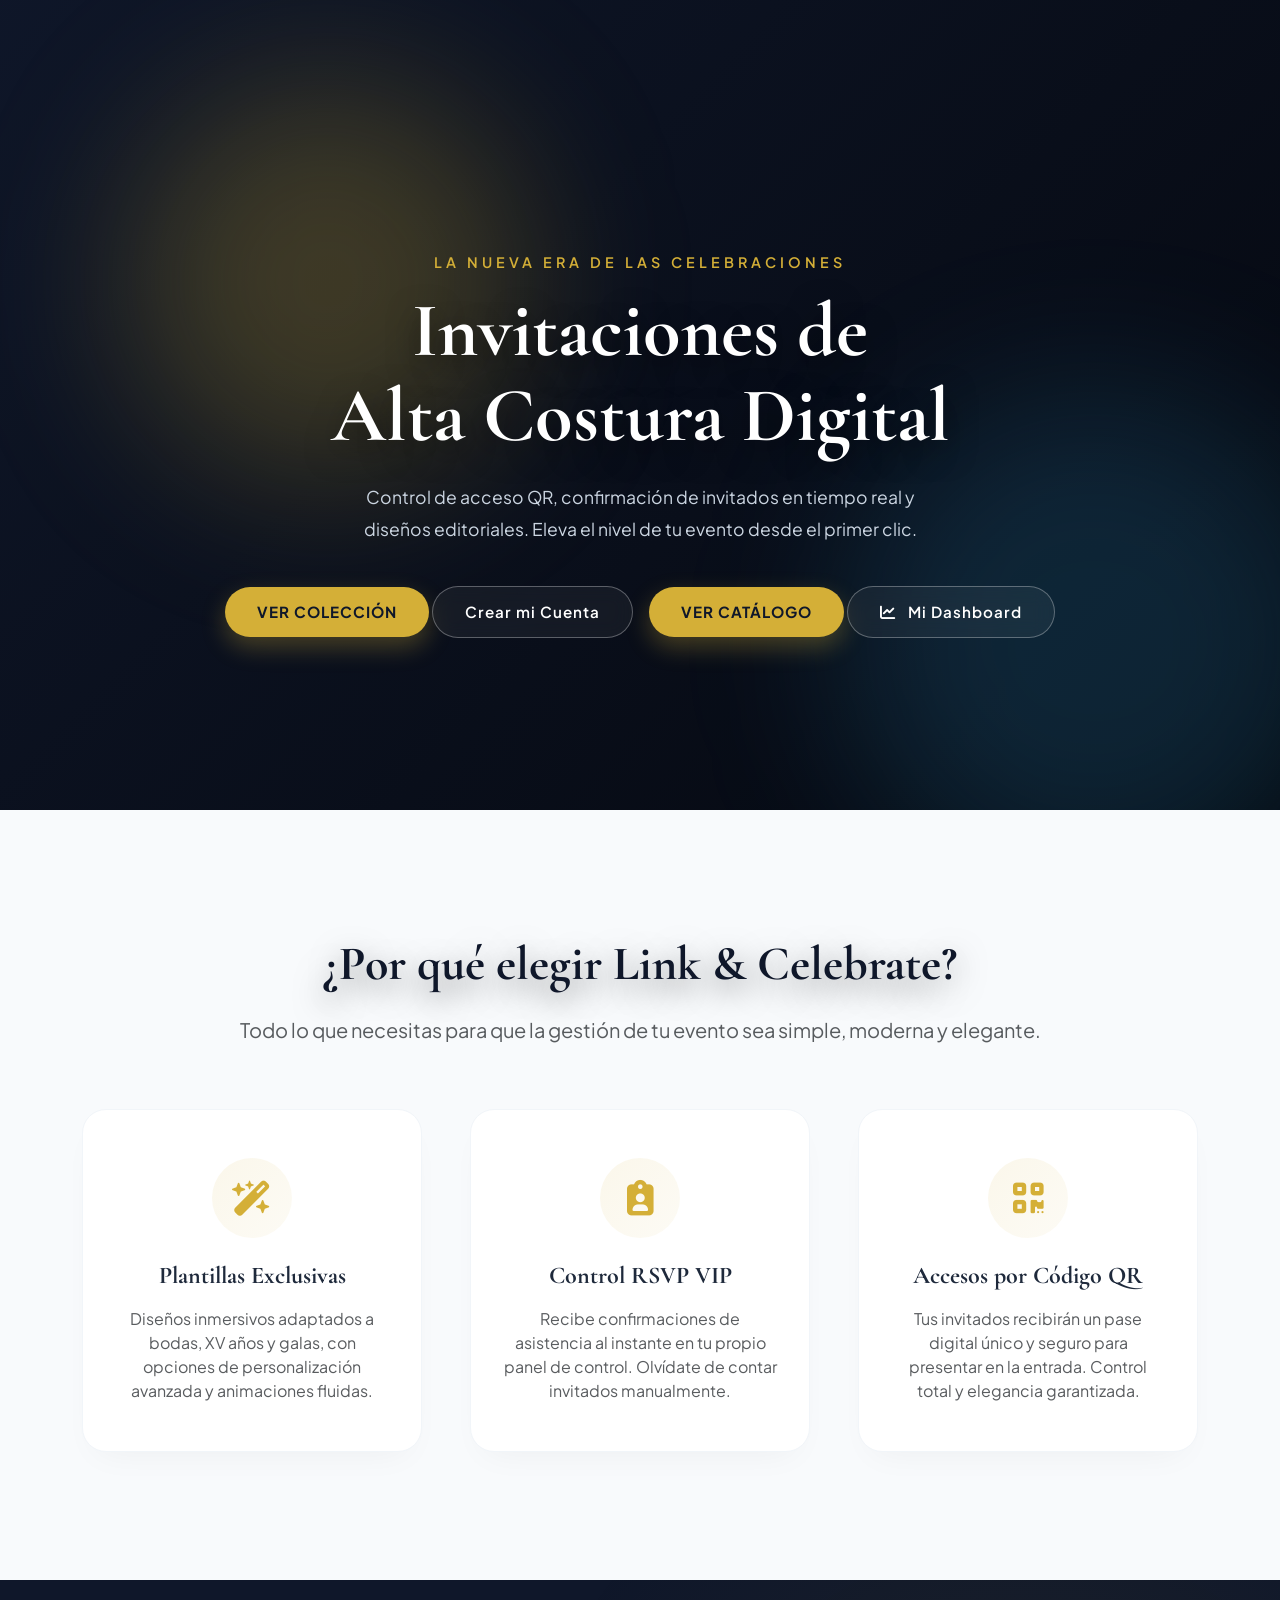
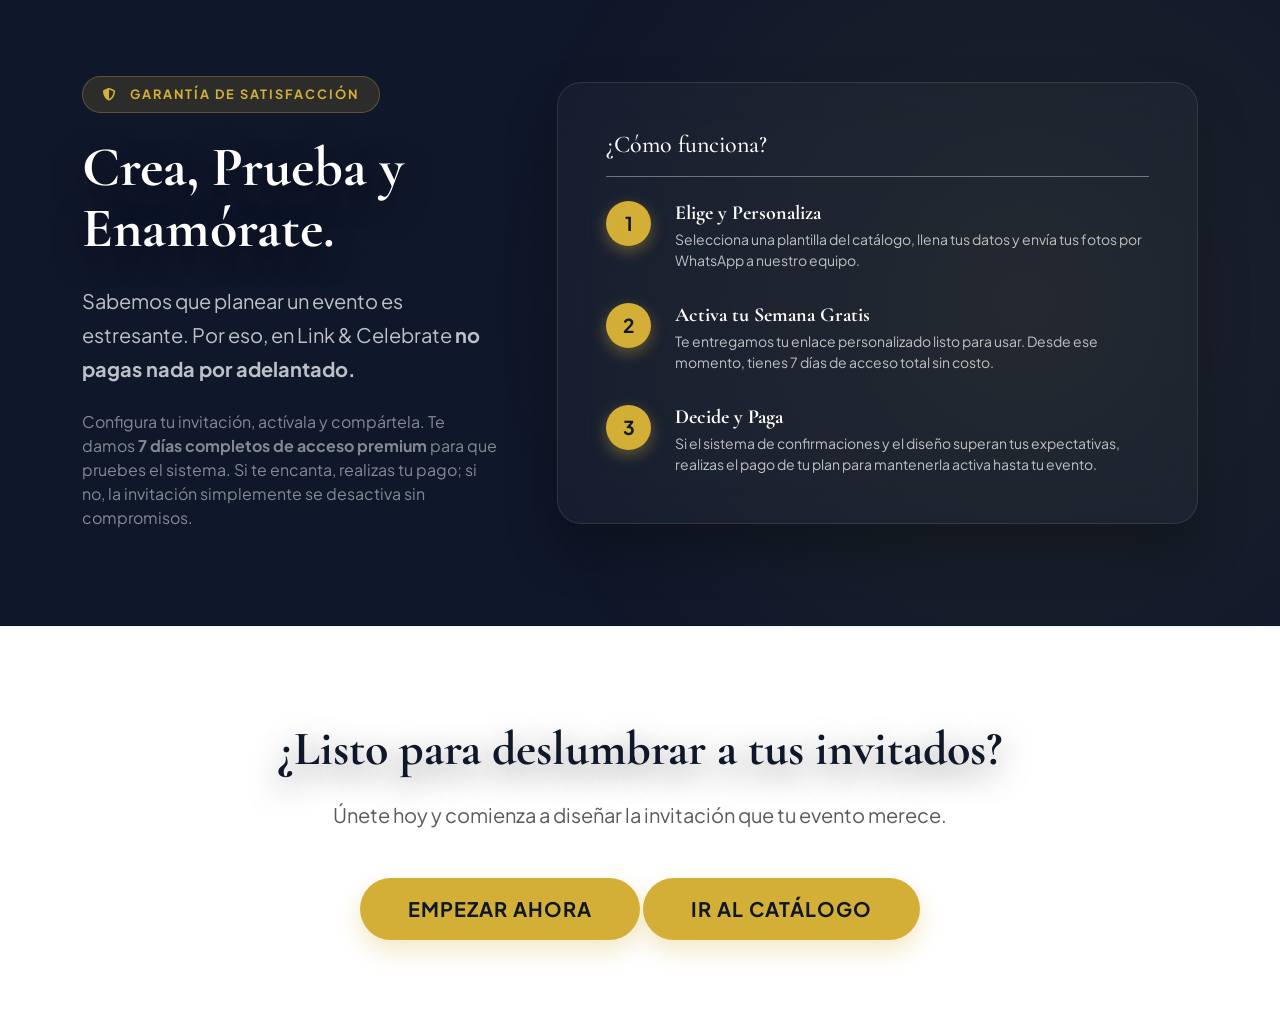
<file: backend/src/main/resources/templates/index.html>
<!DOCTYPE html>
<html xmlns:th="http://www.thymeleaf.org"
      xmlns:sec="http://www.thymeleaf.org/extras/spring-security"
      lang="es">
<head>
    <meta charset="UTF-8">
    <meta name="viewport" content="width=device-width, initial-scale=1.0">
    <title>Inicio | Link & Celebrate</title>

    <!-- Fuentes Google -->
    <link href="https://fonts.googleapis.com/css2?family=Cormorant+Garamond:wght@600;700&family=Plus+Jakarta+Sans:wght@400;500;600;700&display=swap" rel="stylesheet">
    <!-- Bootstrap 5 -->
    <link href="https://cdn.jsdelivr.net/npm/bootstrap@5.3.0/dist/css/bootstrap.min.css" rel="stylesheet">
    <!-- FontAwesome -->
    <link rel="stylesheet" href="https://cdnjs.cloudflare.com/ajax/libs/font-awesome/6.4.0/css/all.min.css">

    <style>
        :root {
            --bg-body: #f8fafc;
            --primary-dark: #0f172a;
            --accent-gold: #d4af37;
            --text-dark: #1e293b;
            --text-muted: #64748b;
            --card-radius: 24px;
        }

        body {
            background-color: var(--bg-body);
            font-family: 'Plus Jakarta Sans', sans-serif;
            color: var(--text-dark);
            overflow-x: hidden;
        }

        h1, h2, h3, h4, h5, h6 {
            font-family: 'Cormorant Garamond', serif;
        }

        /* HERO SECTION CINEMATOGRÁFICO */
        .main-hero {
            position: relative;
            background-color: #05080f;
            min-height: 90vh;
            display: flex;
            align-items: center;
            overflow: hidden;
            padding-top: 80px;
        }

        .bg-image {
            position: absolute;
            top: -10%; left: -10%;
            width: 120%; height: 120%;
            background-image: url('https://images.unsplash.com/photo-1511285560929-80b456fea0bc?auto=format&fit=crop&w=1920&q=80');
            background-size: cover;
            background-position: center;
            filter: blur(8px);
            animation: kenBurns 25s infinite alternate ease-in-out;
            z-index: 0;
            opacity: 0.6;
        }

        @keyframes kenBurns {
            0% { transform: scale(1); }
            100% { transform: scale(1.15) rotate(1deg); }
        }

        .bg-overlay {
            position: absolute;
            top: 0; left: 0; width: 100%; height: 100%;
            background: linear-gradient(135deg, rgba(15, 23, 42, 0.95) 0%, rgba(5, 8, 15, 0.8) 100%);
            z-index: 1;
        }

        /* Orbes de Luz */
        .light-orb {
            position: absolute;
            border-radius: 50%;
            filter: blur(80px);
            z-index: 2;
            animation: floatOrb 15s infinite ease-in-out alternate;
            pointer-events: none;
        }
        .orb-gold { width: 400px; height: 400px; background: rgba(212, 175, 55, 0.25); top: 10%; left: 10%; }
        .orb-blue { width: 500px; height: 500px; background: rgba(56, 189, 248, 0.15); bottom: -10%; right: -5%; animation-delay: -5s; }

        @keyframes floatOrb {
            0% { transform: translate(0, 0) scale(1); }
            100% { transform: translate(60px, 40px) scale(1.2); }
        }

        .hero-content {
            position: relative;
            z-index: 10;
            text-align: center;
        }

        .hero-title {
            color: #ffffff;
            font-size: clamp(3rem, 6vw, 5.5rem);
            font-weight: 700;
            line-height: 1.1;
            margin-bottom: 1.5rem;
            text-shadow: 0 10px 30px rgba(0,0,0,0.5);
        }

        .hero-subtitle {
            color: var(--accent-gold);
            letter-spacing: 4px;
            text-transform: uppercase;
            font-size: 0.9rem;
            font-weight: 600;
            display: block;
            margin-bottom: 1rem;
        }

        .hero-text {
            color: #cbd5e1;
            font-size: 1.1rem;
            max-width: 600px;
            margin: 0 auto 2.5rem auto;
            line-height: 1.8;
        }

        /* BOTONES PREMIUM */
        .btn-gold-solid {
            background: var(--accent-gold);
            color: var(--primary-dark);
            border: none;
            padding: 14px 32px;
            border-radius: 50px;
            font-size: 0.95rem;
            font-weight: 700;
            letter-spacing: 1px;
            text-transform: uppercase;
            text-decoration: none;
            transition: all 0.3s ease;
            display: inline-block;
            box-shadow: 0 10px 25px rgba(212, 175, 55, 0.3);
        }

        .btn-gold-solid:hover {
            transform: translateY(-3px);
            box-shadow: 0 15px 30px rgba(212, 175, 55, 0.4);
            color: var(--primary-dark);
            background: #e5c048;
        }

        .btn-outline-light {
            background: rgba(255, 255, 255, 0.05);
            color: #ffffff;
            border: 1px solid rgba(255, 255, 255, 0.3);
            backdrop-filter: blur(10px);
            padding: 14px 32px;
            border-radius: 50px;
            font-size: 0.95rem;
            font-weight: 600;
            letter-spacing: 1px;
            text-decoration: none;
            transition: all 0.3s ease;
            display: inline-block;
        }

        .btn-outline-light:hover {
            background: #ffffff;
            color: var(--primary-dark);
            transform: translateY(-3px);
        }

        /* SECCIÓN: ¿POR QUÉ ELEGIRNOS? */
        .features-section {
            padding: 8rem 0;
            background-color: var(--bg-body);
            position: relative;
        }

        .section-header {
            text-align: center;
            margin-bottom: 4rem;
        }

        .feature-card {
            background: #ffffff;
            border-radius: var(--card-radius);
            padding: 3rem 2rem;
            text-align: center;
            border: 1px solid #f1f5f9;
            box-shadow: 0 15px 35px -15px rgba(0,0,0,0.05);
            transition: all 0.4s cubic-bezier(0.16, 1, 0.3, 1);
            height: 100%;
        }

        .feature-card:hover {
            transform: translateY(-12px);
            box-shadow: 0 30px 60px -15px rgba(15, 23, 42, 0.12);
            border-color: var(--accent-gold);
        }

        .feature-icon-wrapper {
            width: 80px;
            height: 80px;
            background: linear-gradient(135deg, rgba(212, 175, 55, 0.1) 0%, rgba(212, 175, 55, 0.05) 100%);
            color: var(--accent-gold);
            border-radius: 50%;
            display: flex;
            align-items: center;
            justify-content: center;
            font-size: 2.2rem;
            margin: 0 auto 1.5rem auto;
            transition: all 0.4s ease;
        }

        .feature-card:hover .feature-icon-wrapper {
            background: var(--accent-gold);
            color: #ffffff;
            transform: scale(1.1) rotate(5deg);
        }

        /* SECCIÓN: PERÍODO DE PRUEBA (TRIAL) */
        .trial-section {
            background: var(--primary-dark);
            padding: 6rem 0;
            position: relative;
            overflow: hidden;
            color: #ffffff;
        }

        .trial-section::after {
            content: '';
            position: absolute;
            top: 0; right: 0; bottom: 0; left: 0;
            background: radial-gradient(circle at 80% 50%, rgba(212, 175, 55, 0.08) 0%, transparent 50%);
            pointer-events: none;
        }

        .trial-badge {
            background: rgba(212, 175, 55, 0.15);
            color: var(--accent-gold);
            padding: 8px 20px;
            border-radius: 50px;
            font-size: 0.8rem;
            font-weight: 700;
            letter-spacing: 2px;
            text-transform: uppercase;
            display: inline-block;
            margin-bottom: 1.5rem;
            border: 1px solid rgba(212, 175, 55, 0.3);
        }

        .glass-box {
            background: rgba(255, 255, 255, 0.03);
            backdrop-filter: blur(20px);
            -webkit-backdrop-filter: blur(20px);
            border: 1px solid rgba(255, 255, 255, 0.1);
            border-radius: 24px;
            padding: 3rem;
            box-shadow: 0 25px 50px rgba(0,0,0,0.3);
        }

        .step-item {
            display: flex;
            align-items: flex-start;
            margin-bottom: 2rem;
        }

        .step-number {
            width: 45px;
            height: 45px;
            background: var(--accent-gold);
            color: var(--primary-dark);
            border-radius: 50%;
            display: flex;
            align-items: center;
            justify-content: center;
            font-weight: 700;
            font-size: 1.2rem;
            flex-shrink: 0;
            margin-right: 1.5rem;
            box-shadow: 0 5px 15px rgba(212, 175, 55, 0.4);
        }

        /* FOOTER / CALL TO ACTION */
        .cta-section {
            padding: 6rem 0;
            text-align: center;
            background: #ffffff;
            border-top: 1px solid #f1f5f9;
        }
    </style>
</head>
<body>

<!-- NAVBAR PRINCIPAL -->
<div th:replace="~{navbar :: menu_superior}"></div>

<!-- 1. HERO SECTION -->
<section class="main-hero">
    <div class="bg-image"></div>
    <div class="bg-overlay"></div>
    <div class="light-orb orb-gold"></div>
    <div class="light-orb orb-blue"></div>

    <div class="container hero-content">
        <span class="hero-subtitle">La Nueva Era de las Celebraciones</span>
        <h1 class="hero-title">Invitaciones de <br> Alta Costura Digital</h1>
        <p class="hero-text">Control de acceso QR, confirmación de invitados en tiempo real y diseños editoriales. Eleva el nivel de tu evento desde el primer clic.</p>

        <div class="d-flex flex-column flex-sm-row justify-content-center gap-3 mt-4">

            <!-- VISTA PARA USUARIOS NO LOGUEADOS (Anónimos) -->
            <th:block sec:authorize="isAnonymous()">
                <a th:href="@{/plantillas-catalogo}" class="btn-gold-solid">Ver Colección</a>
                <a th:href="@{/registro}" class="btn-outline-light">Crear mi Cuenta</a>
            </th:block>

            <!-- VISTA PARA USUARIOS LOGUEADOS (Autenticados) -->
            <th:block sec:authorize="isAuthenticated()">
                <a th:href="@{/plantillas-catalogo}" class="btn-gold-solid">Ver Catálogo</a>
                <a th:href="@{/dashboard}" class="btn-outline-light"><i class="fa-solid fa-chart-line me-2"></i> Mi Dashboard</a>
            </th:block>

        </div>
    </div>
</section>

<!-- 2. BENEFICIOS -->
<section class="features-section">
    <div class="container">
        <div class="section-header">
            <h2 class="hero-title" style="color: var(--primary-dark); font-size: 3rem;">¿Por qué elegir Link & Celebrate?</h2>
            <p class="text-muted fs-5">Todo lo que necesitas para que la gestión de tu evento sea simple, moderna y elegante.</p>
        </div>

        <div class="row g-4 g-lg-5">
            <div class="col-12 col-md-4">
                <div class="feature-card">
                    <div class="feature-icon-wrapper"><i class="fa-solid fa-wand-magic-sparkles"></i></div>
                    <h4 class="fw-bold mb-3">Plantillas Exclusivas</h4>
                    <p class="text-muted mb-0">Diseños inmersivos adaptados a bodas, XV años y galas, con opciones de personalización avanzada y animaciones fluidas.</p>
                </div>
            </div>

            <div class="col-12 col-md-4">
                <div class="feature-card">
                    <div class="feature-icon-wrapper"><i class="fa-solid fa-clipboard-user"></i></div>
                    <h4 class="fw-bold mb-3">Control RSVP VIP</h4>
                    <p class="text-muted mb-0">Recibe confirmaciones de asistencia al instante en tu propio panel de control. Olvídate de contar invitados manualmente.</p>
                </div>
            </div>

            <div class="col-12 col-md-4">
                <div class="feature-card">
                    <div class="feature-icon-wrapper"><i class="fa-solid fa-qrcode"></i></div>
                    <h4 class="fw-bold mb-3">Accesos por Código QR</h4>
                    <p class="text-muted mb-0">Tus invitados recibirán un pase digital único y seguro para presentar en la entrada. Control total y elegancia garantizada.</p>
                </div>
            </div>
        </div>
    </div>
</section>

<!-- 3. GARANTÍA Y PRUEBA -->
<section class="trial-section">
    <div class="container">
        <div class="row align-items-center">
            <div class="col-12 col-lg-5 mb-5 mb-lg-0 pe-lg-5">
                <span class="trial-badge"><i class="fa-solid fa-shield-halved me-2"></i> Garantía de Satisfacción</span>
                <h2 class="hero-title text-white mb-4" style="font-size: 3.5rem;">Crea, Prueba y Enamórate.</h2>
                <p class="fs-5 text-light opacity-75 mb-4" style="line-height: 1.7;">
                    Sabemos que planear un evento es estresante. Por eso, en Link & Celebrate <strong>no pagas nada por adelantado.</strong>
                </p>
                <p class="fs-6 text-light opacity-50 mb-0">
                    Configura tu invitación, actívala y compártela. Te damos <strong>7 días completos de acceso premium</strong> para que pruebes el sistema. Si te encanta, realizas tu pago; si no, la invitación simplemente se desactiva sin compromisos.
                </p>
            </div>

            <div class="col-12 col-lg-7">
                <div class="glass-box">
                    <h4 class="text-white mb-4 pb-3 border-bottom border-secondary">¿Cómo funciona?</h4>

                    <div class="step-item">
                        <div class="step-number">1</div>
                        <div>
                            <h5 class="text-white fw-bold mb-1">Elige y Personaliza</h5>
                            <p class="text-light opacity-75 small mb-0">Selecciona una plantilla del catálogo, llena tus datos y envía tus fotos por WhatsApp a nuestro equipo.</p>
                        </div>
                    </div>

                    <div class="step-item">
                        <div class="step-number">2</div>
                        <div>
                            <h5 class="text-white fw-bold mb-1">Activa tu Semana Gratis</h5>
                            <p class="text-light opacity-75 small mb-0">Te entregamos tu enlace personalizado listo para usar. Desde ese momento, tienes 7 días de acceso total sin costo.</p>
                        </div>
                    </div>

                    <div class="step-item mb-0">
                        <div class="step-number">3</div>
                        <div>
                            <h5 class="text-white fw-bold mb-1">Decide y Paga</h5>
                            <p class="text-light opacity-75 small mb-0">Si el sistema de confirmaciones y el diseño superan tus expectativas, realizas el pago de tu plan para mantenerla activa hasta tu evento.</p>
                        </div>
                    </div>
                </div>
            </div>
        </div>
    </div>
</section>

<!-- 4. CALL TO ACTION FINAL -->
<section class="cta-section">
    <div class="container">
        <h2 class="hero-title" style="color: var(--primary-dark); font-size: 3rem;">¿Listo para deslumbrar a tus invitados?</h2>
        <p class="text-muted fs-5 mb-5 mt-3">Únete hoy y comienza a diseñar la invitación que tu evento merece.</p>

        <th:block sec:authorize="isAnonymous()">
            <a th:href="@{/plantillas-catalogo}" class="btn-gold-solid fs-5 px-5 py-3">Empezar Ahora</a>
        </th:block>

        <th:block sec:authorize="isAuthenticated()">
            <a th:href="@{/plantillas-catalogo}" class="btn-gold-solid fs-5 px-5 py-3">Ir al Catálogo</a>
        </th:block>

    </div>
</section>

<script src="https://cdn.jsdelivr.net/npm/bootstrap@5.3.0/dist/js/bootstrap.bundle.min.js"></script>
</body>
</html>
</file>
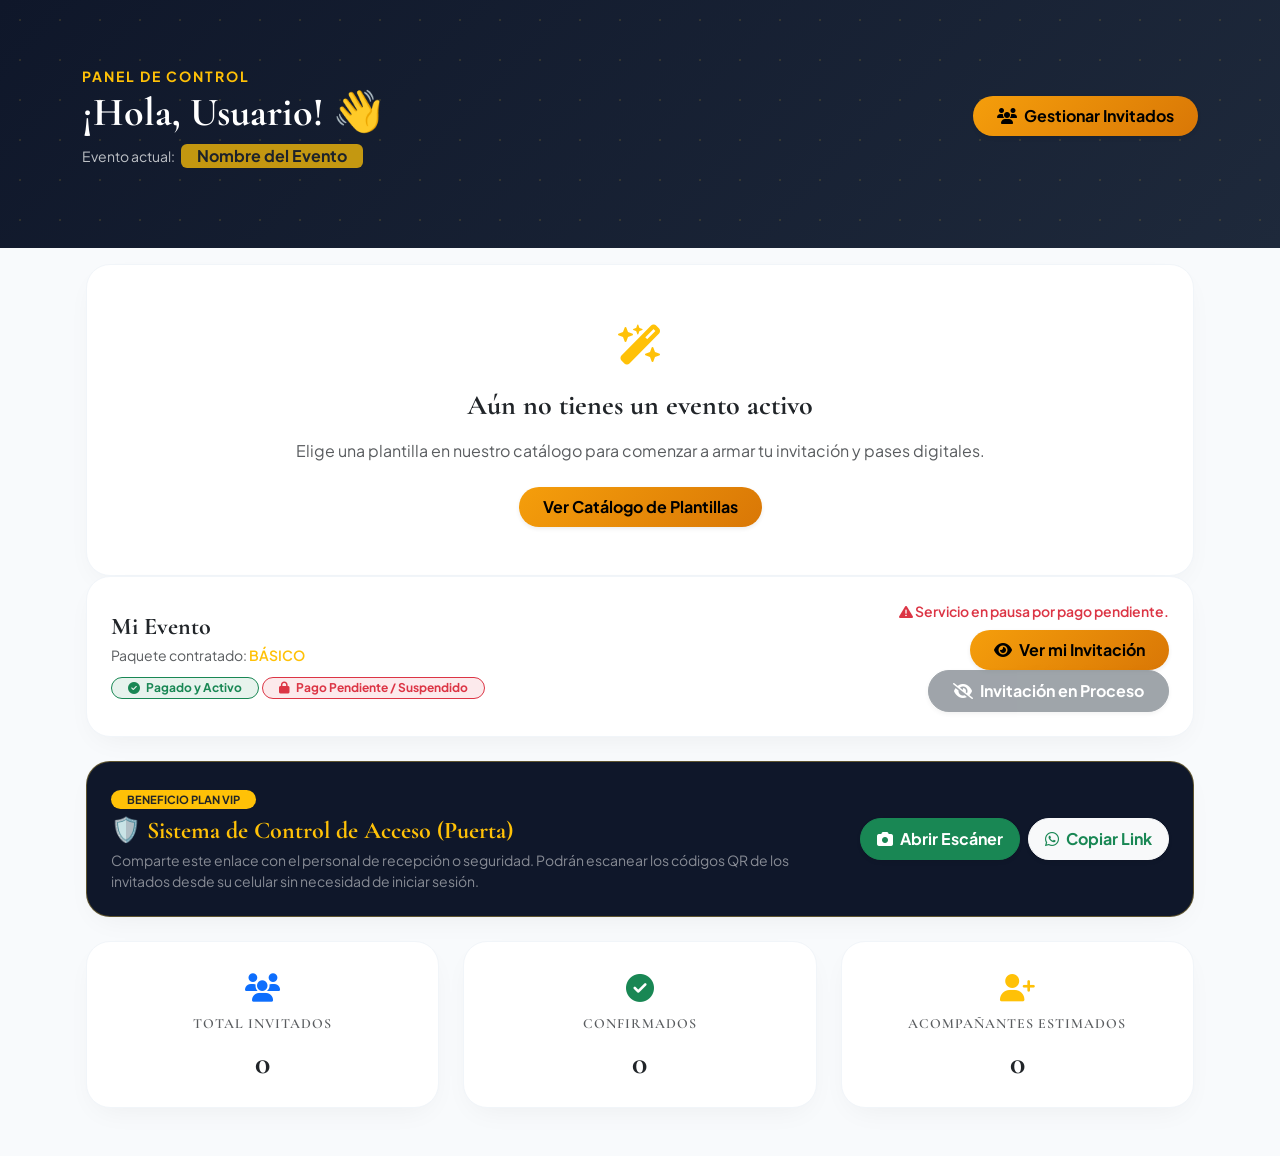
<file: backend/src/main/resources/templates/dashboard.html>
<!DOCTYPE html>
<html xmlns:th="http://www.thymeleaf.org" lang="es">
<head>
    <meta charset="UTF-8">
    <meta name="viewport" content="width=device-width, initial-scale=1.0">
    <title>Mi Dashboard | Link & Celebrate</title>

    <!-- Fuentes Google -->
    <link href="https://fonts.googleapis.com/css2?family=Cormorant+Garamond:wght@600;700&family=Plus+Jakarta+Sans:wght@400;500;600;700&display=swap" rel="stylesheet">
    <!-- Bootstrap 5 CSS -->
    <link href="https://cdn.jsdelivr.net/npm/bootstrap@5.3.0/dist/css/bootstrap.min.css" rel="stylesheet">
    <!-- FontAwesome Iconos -->
    <link rel="stylesheet" href="https://cdnjs.cloudflare.com/ajax/libs/font-awesome/6.4.0/css/all.min.css">

    <style>
        :root {
            --bg-body: #f8fafc;
            --primary-dark: #0f172a;
            --accent-gold: #d4af37;
            --text-dark: #1e293b;
            --text-muted: #64748b;
            --card-radius: 24px;
        }

        body {
            background-color: var(--bg-body);
            font-family: 'Plus Jakarta Sans', sans-serif;
            color: var(--text-dark);
            overflow-x: hidden;
        }

        h1, h2, h3, h4, h5, h6 {
            font-family: 'Cormorant Garamond', serif;
        }

        /* HERO HEADER DASHBOARD */
        .dashboard-hero {
            background: linear-gradient(135deg, var(--primary-dark) 0%, #1e293b 100%);
            padding: 4rem 0 5rem 0;
            color: #ffffff;
            position: relative;
            overflow: hidden;
            margin-bottom: -3rem;
        }

        .dashboard-hero::before {
            content: '';
            position: absolute;
            top: 0; left: 0; width: 100%; height: 100%;
            background-image: radial-gradient(rgba(212, 175, 55, 0.15) 1px, transparent 1px);
            background-size: 40px 40px;
            z-index: 1;
        }

        .dashboard-hero .container {
            position: relative;
            z-index: 2;
        }

        /* TARJETAS PERSONALIZADAS */
        .card-custom {
            background: #ffffff;
            border: 1px solid #f1f5f9;
            border-radius: var(--card-radius);
            box-shadow: 0 10px 30px -10px rgba(0,0,0,0.06);
            transition: all 0.4s cubic-bezier(0.16, 1, 0.3, 1);
            overflow: hidden;
        }

        .card-custom:hover {
            transform: translateY(-5px);
            box-shadow: 0 20px 40px -15px rgba(0,0,0,0.1);
            border-color: #e2e8f0;
        }

        /* BOTONES DE ACCIÓN */
        .btn-gold {
            background: linear-gradient(135deg, #f59e0b 0%, #d97706 100%);
            color: #000;
            font-weight: 700;
            border: none;
            transition: all 0.3s ease;
            box-shadow: 0 4px 15px rgba(212, 175, 55, 0.25);
        }

        .btn-gold:hover {
            background: #d97706;
            color: #000;
            transform: translateY(-2px);
            box-shadow: 0 6px 20px rgba(212, 175, 55, 0.35);
        }

        .btn-dark-custom {
            background: var(--primary-dark);
            color: #ffffff;
            font-weight: 600;
            border: none;
            transition: all 0.3s ease;
        }

        .btn-dark-custom:hover {
            background: var(--accent-gold);
            color: #ffffff;
            transform: translateY(-2px);
        }
    </style>
</head>
<body>

<!-- NAVBAR PRINCIPAL -->
<div th:replace="~{navbar :: menu_superior}"></div>

<!-- HERO HEADER DASHBOARD -->
<section class="dashboard-hero">
    <div class="container">
        <div class="d-flex flex-column flex-md-row justify-content-between align-items-start align-items-md-center gap-3">
            <div>
                <span class="text-uppercase text-warning fw-bold small tracking-widest" style="letter-spacing: 2px;">Panel de Control</span>
                <h2 class="fw-bold text-white m-0 display-6">¡Hola, <span th:text="${usuario.nombre}">Usuario</span>! 👋</h2>
                <p class="text-light opacity-75 small m-0 mt-2">
                    Evento actual:
                    <span class="badge bg-warning text-dark px-3 py-1 fw-bold fs-6 ms-1"
                          th:text="${invitacion != null ? invitacion.tituloEvento : 'Sin evento activo'}">Nombre del Evento</span>
                </p>
            </div>
            <div>
                <a th:href="@{/invitados}" class="btn btn-gold px-4 py-2 rounded-pill shadow-sm">
                    <i class="fa-solid fa-users me-1"></i> Gestionar Invitados
                </a>
            </div>
        </div>
    </div>
</section>

<div class="container py-5 px-3 position-relative z-3" style="margin-top: 1rem;">

    <!-- SI NO TIENE INVITACIÓN -->
    <div th:if="${invitacion == null}" class="card card-custom p-5 text-center">
        <div class="text-warning mb-3 fs-1"><i class="fa-solid fa-wand-magic-sparkles"></i></div>
        <h3 class="fw-bold text-dark mb-3">Aún no tienes un evento activo</h3>
        <p class="text-muted mb-4">Elige una plantilla en nuestro catálogo para comenzar a armar tu invitación y pases digitales.</p>
        <div>
            <a th:href="@{/plantillas-catalogo}" class="btn btn-gold px-4 py-2 rounded-pill shadow-sm">
                Ver Catálogo de Plantillas
            </a>
        </div>
    </div>

    <!-- SI SÍ TIENE INVITACIÓN -->
    <div th:if="${invitacion != null}">

        <!-- SECCIÓN DE ESTADO DE PAGO Y VISTA DE INVITACIÓN -->
        <div class="card card-custom p-4 mb-4">
            <div class="row align-items-center">
                <div class="col-md-8 mb-3 mb-md-0">
                    <h4 class="fw-bold text-dark mb-1" th:text="${invitacion.tituloEvento}">Mi Evento</h4>
                    <p class="text-muted small mb-2">Paquete contratado: <span class="text-uppercase fw-semibold text-warning" th:text="${invitacion.tipoPaquete}">Básico</span></p>

                    <!-- Estado de Pago -->
                    <span th:if="${invitacion.estadoPago == 'Pagado'}" class="badge bg-success bg-opacity-10 text-success border border-success px-3 py-1 rounded-pill">
                        <i class="fa-solid fa-check-circle me-1"></i> Pagado y Activo
                    </span>
                    <span th:if="${invitacion.estadoPago != 'Pagado'}" class="badge bg-danger bg-opacity-10 text-danger border border-danger px-3 py-1 rounded-pill">
                        <i class="fa-solid fa-lock me-1"></i> Pago Pendiente / Suspendido
                    </span>
                </div>

                <div class="col-md-4 text-md-end">
                    <!-- Alerta roja si no ha pagado -->
                    <div th:if="${invitacion.estadoPago != 'Pagado'}" class="text-danger small mb-2 fw-semibold">
                        <i class="fa-solid fa-triangle-exclamation"></i> Servicio en pausa por pago pendiente.
                    </div>

                    <!-- Botón activo (Si pagó y ya subiste el link) -->
                    <a th:if="${invitacion.estadoPago == 'Pagado' and invitacion.slugUrl != null and invitacion.slugUrl != ''}"
                       th:href="${invitacion.slugUrl}"
                       target="_blank" class="btn btn-gold px-4 py-2 rounded-pill shadow-sm">
                        <i class="fa-solid fa-eye me-1"></i> Ver mi Invitación
                    </a>

                    <!-- Botón deshabilitado (Si falta pago o tú aún estás diseñando la página) -->
                    <button th:if="${invitacion.estadoPago != 'Pagado' or invitacion.slugUrl == null or invitacion.slugUrl == ''}"
                            disabled class="btn btn-secondary fw-bold px-4 py-2 rounded-pill shadow-sm">
                        <i class="fa-solid fa-eye-slash me-1"></i> Invitación en Proceso
                    </button>
                </div>
            </div>
        </div>

        <!-- ================================================================= -->
        <!-- MÓDULO EXCLUSIVO PLAN VIP (CONTROL DE ACCESO / ESCÁNER) - BLINDADO -->
        <!-- ================================================================= -->
        <div th:if="${invitacion.tipoPaquete != null and invitacion.tipoPaquete.toUpperCase() == 'VIP'}" class="card card-custom p-4 mb-4 text-white" style="background: linear-gradient(135deg, #0f172a 100%, #1e293b 0%); border: 1px solid rgba(212, 175, 55, 0.4);">
            <div class="row align-items-center">
                <div class="col-md-8 mb-3 mb-md-0">
                    <span class="badge bg-warning text-dark px-3 py-1 rounded-pill fw-bold mb-2 text-uppercase" style="font-size: 0.7rem;">Beneficio Plan VIP</span>
                    <h4 class="fw-bold mb-1 text-warning">🛡️ Sistema de Control de Acceso (Puerta)</h4>
                    <p class="small text-white-50 m-0">
                        Comparte este enlace con el personal de recepción o seguridad. Podrán escanear los códigos QR de los invitados desde su celular sin necesidad de iniciar sesión.
                    </p>
                </div>
                <div class="col-md-4 text-md-end">
                    <div class="d-grid gap-2 d-md-flex justify-content-md-end">
                        <!-- Abrir Escáner -->
                        <a href="/escaner" target="_blank" class="btn btn-success fw-bold px-3 py-2 rounded-pill shadow-sm text-nowrap">
                            <i class="fa-solid fa-camera me-1"></i> Abrir Escáner
                        </a>
                        <!-- Copiar Link sin Alertas Feas -->
                        <button id="btnCopiar" onclick="copiarEnlaceEscaner()" class="btn btn-light text-success fw-bold px-3 py-2 rounded-pill shadow-sm text-nowrap">
                            <i class="fa-brands fa-whatsapp me-1"></i> Copiar Link
                        </button>
                    </div>
                </div>
            </div>
        </div>

        <!-- TARJETAS DE ESTADÍSTICAS -->
        <div class="row g-4">
            <div class="col-12 col-md-4">
                <div class="card card-custom p-4 text-center">
                    <div class="text-primary mb-2 fs-3"><i class="fa-solid fa-users"></i></div>
                    <h6 class="text-muted small fw-semibold text-uppercase" style="letter-spacing: 1px;">Total Invitados</h6>
                    <h2 class="fw-bold text-dark m-0 mt-1" th:text="${totalInvitados}">0</h2>
                </div>
            </div>
            <div class="col-12 col-md-4">
                <div class="card card-custom p-4 text-center">
                    <div class="text-success mb-2 fs-3"><i class="fa-solid fa-circle-check"></i></div>
                    <h6 class="text-muted small fw-semibold text-uppercase" style="letter-spacing: 1px;">Confirmados</h6>
                    <h2 class="fw-bold text-dark m-0 mt-1" th:text="${confirmados}">0</h2>
                </div>
            </div>
            <div class="col-12 col-md-4">
                <div class="card card-custom p-4 text-center">
                    <div class="text-warning mb-2 fs-3"><i class="fa-solid fa-user-plus"></i></div>
                    <h6 class="text-muted small fw-semibold text-uppercase" style="letter-spacing: 1px;">Acompañantes Estimados</h6>
                    <h2 class="fw-bold text-dark m-0 mt-1" th:text="${totalAcompanantes}">0</h2>
                </div>
            </div>
        </div>

    </div>

</div>

<!-- SCRIPT MODERNO SIN ALERTAS -->
<script>
    function copiarEnlaceEscaner() {
        const urlEscaner = window.location.origin + "/escaner";
        const btn = document.getElementById('btnCopiar');

        navigator.clipboard.writeText(urlEscaner).then(() => {
            const originalHTML = btn.innerHTML;
            btn.innerHTML = '<i class="fa-solid fa-check me-1"></i> ¡Copiado!';
            btn.classList.remove('btn-light', 'text-success');
            btn.classList.add('btn-success');

            setTimeout(() => {
                btn.innerHTML = originalHTML;
                btn.classList.remove('btn-success');
                btn.classList.add('btn-light', 'text-success');
            }, 2500);
        }).catch(err => {
            console.error("Error al copiar: ", err);
        });
    }
</script>

<script src="https://cdn.jsdelivr.net/npm/bootstrap@5.3.0/dist/js/bootstrap.bundle.min.js"></script>
</body>
</html>
</file>
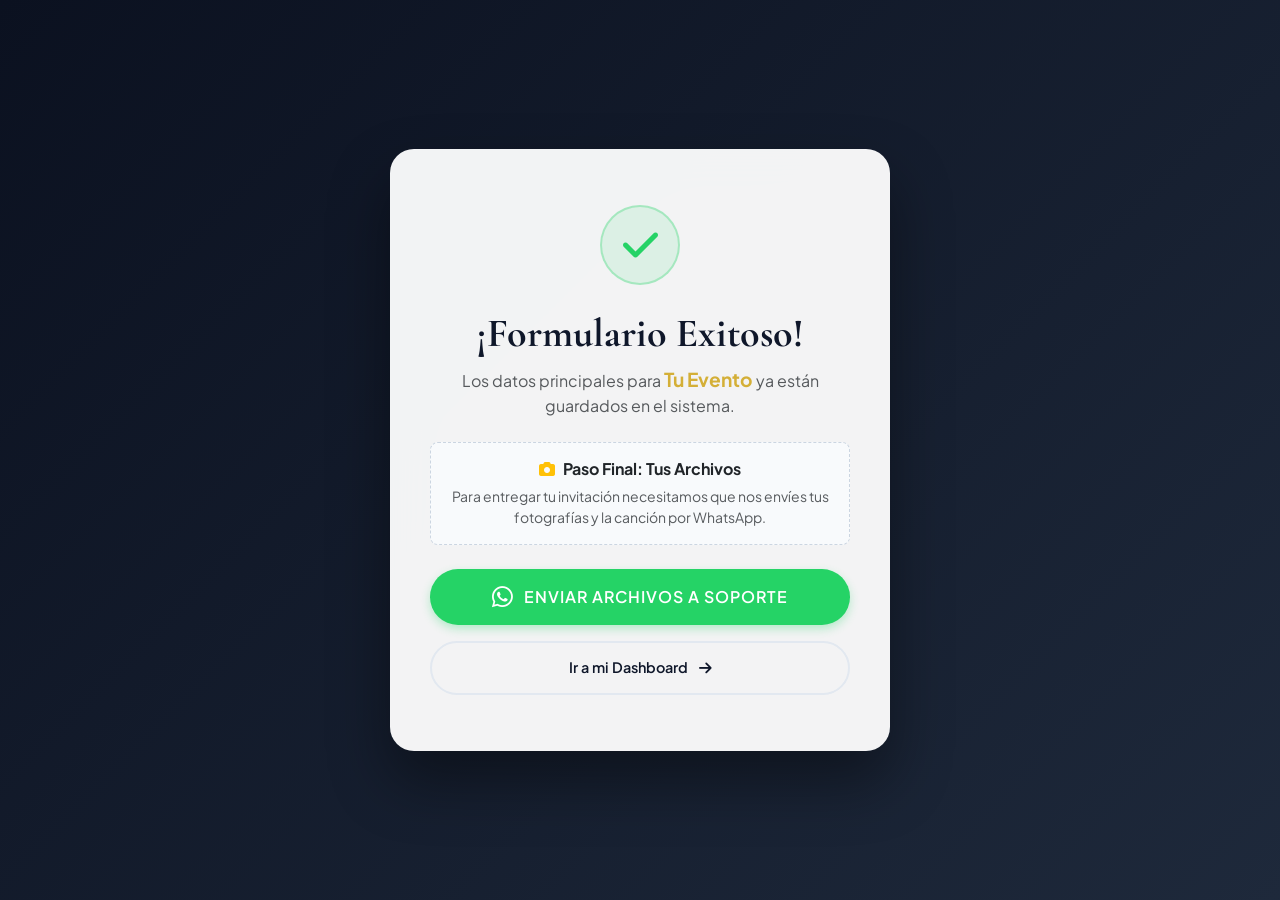
<file: backend/src/main/resources/templates/exito-evento.html>
<!DOCTYPE html>
<html xmlns:th="http://www.thymeleaf.org" lang="es">
<head>
  <meta charset="UTF-8">
  <meta name="viewport" content="width=device-width, initial-scale=1.0">
  <title>¡Evento Guardado! | Link & Celebrate</title>

  <link href="https://fonts.googleapis.com/css2?family=Cormorant+Garamond:wght@600;700&family=Plus+Jakarta+Sans:wght@400;500;600;700&display=swap" rel="stylesheet">
  <link href="https://cdn.jsdelivr.net/npm/bootstrap@5.3.0/dist/css/bootstrap.min.css" rel="stylesheet">
  <link rel="stylesheet" href="https://cdnjs.cloudflare.com/ajax/libs/font-awesome/6.4.0/css/all.min.css">

  <style>
    :root {
        --bg-dark: #0f172a;
        --accent-gold: #d4af37;
        --text-dark: #0f172a;
    }

    body {
        font-family: 'Plus Jakarta Sans', sans-serif;
        min-height: 100vh;
        display: flex;
        align-items: center;
        justify-content: center;
        background: linear-gradient(135deg, #0b1120 0%, #1e293b 100%);
        margin: 0;
        padding: 20px;
    }

    .success-card {
        background: rgba(255, 255, 255, 0.95);
        backdrop-filter: blur(20px);
        border-radius: 24px;
        box-shadow: 0 30px 60px rgba(0, 0, 0, 0.4);
        width: 100%;
        max-width: 500px;
        padding: 3.5rem 2.5rem;
        text-align: center;
        animation: slideUpFade 0.8s cubic-bezier(0.16, 1, 0.3, 1) forwards;
    }

    @keyframes slideUpFade {
        from { transform: translateY(30px); opacity: 0; }
        to { transform: translateY(0); opacity: 1; }
    }

    .icon-circle {
        width: 80px;
        height: 80px;
        background-color: rgba(37, 211, 102, 0.1);
        color: #25D366;
        border-radius: 50%;
        display: flex;
        align-items: center;
        justify-content: center;
        font-size: 2.5rem;
        margin: 0 auto 1.5rem auto;
        border: 2px solid rgba(37, 211, 102, 0.3);
    }

    .title {
        font-family: 'Cormorant Garamond', serif;
        color: var(--text-dark);
        font-size: 2.5rem;
        font-weight: 700;
        margin-bottom: 0.5rem;
    }

    .event-name {
        color: var(--accent-gold);
        font-weight: 700;
        font-size: 1.2rem;
    }

    .btn-whatsapp {
        background-color: #25D366;
        color: white;
        border: none;
        border-radius: 50px;
        padding: 16px 20px;
        font-size: 1rem;
        font-weight: 600;
        letter-spacing: 1px;
        text-transform: uppercase;
        width: 100%;
        margin-top: 1.5rem;
        display: flex;
        align-items: center;
        justify-content: center;
        gap: 10px;
        text-decoration: none;
        transition: all 0.3s ease;
        box-shadow: 0 4px 10px rgba(37, 211, 102, 0.3);
    }

    .btn-whatsapp:hover {
        background-color: #1ebe57;
        color: white;
        transform: translateY(-3px);
        box-shadow: 0 10px 20px rgba(37, 211, 102, 0.4);
    }

    .btn-dashboard {
        background-color: transparent;
        color: var(--text-dark);
        border: 2px solid #e2e8f0;
        border-radius: 50px;
        padding: 14px 20px;
        font-size: 0.9rem;
        font-weight: 600;
        width: 100%;
        margin-top: 1rem;
        display: block;
        text-decoration: none;
        transition: all 0.3s ease;
    }

    .btn-dashboard:hover {
        background-color: #f8fafc;
        border-color: var(--text-dark);
        color: var(--text-dark);
    }
  </style>
</head>
<body>

<div class="success-card">
  <div class="icon-circle">
    <i class="fa-solid fa-check"></i>
  </div>

  <h1 class="title">¡Formulario Exitoso!</h1>
  <p class="text-muted mb-4">Los datos principales para <span class="event-name" th:text="${nombreEvento}">Tu Evento</span> ya están guardados en el sistema.</p>

  <div class="p-3 mb-4 rounded-3" style="background-color: #f8fafc; border: 1px dashed #cbd5e1;">
    <h6 class="fw-bold text-dark mb-2"><i class="fa-solid fa-camera text-warning me-2"></i>Paso Final: Tus Archivos</h6>
    <p class="text-muted small mb-0">Para entregar tu invitación necesitamos que nos envíes tus fotografías y la canción por WhatsApp.</p>
  </div>

  <!-- 1. Botón de WhatsApp (Se abre en otra pestaña) -->
  <a th:href="${urlWhatsapp}" target="_blank" class="btn-whatsapp">
    <i class="fa-brands fa-whatsapp fs-4"></i> Enviar Archivos a Soporte
  </a>

  <!-- 2. Botón para ir al Dashboard -->
  <a th:href="@{/dashboard}" class="btn-dashboard">
    Ir a mi Dashboard <i class="fa-solid fa-arrow-right ms-2"></i>
  </a>
</div>

</body>
</html>
</file>
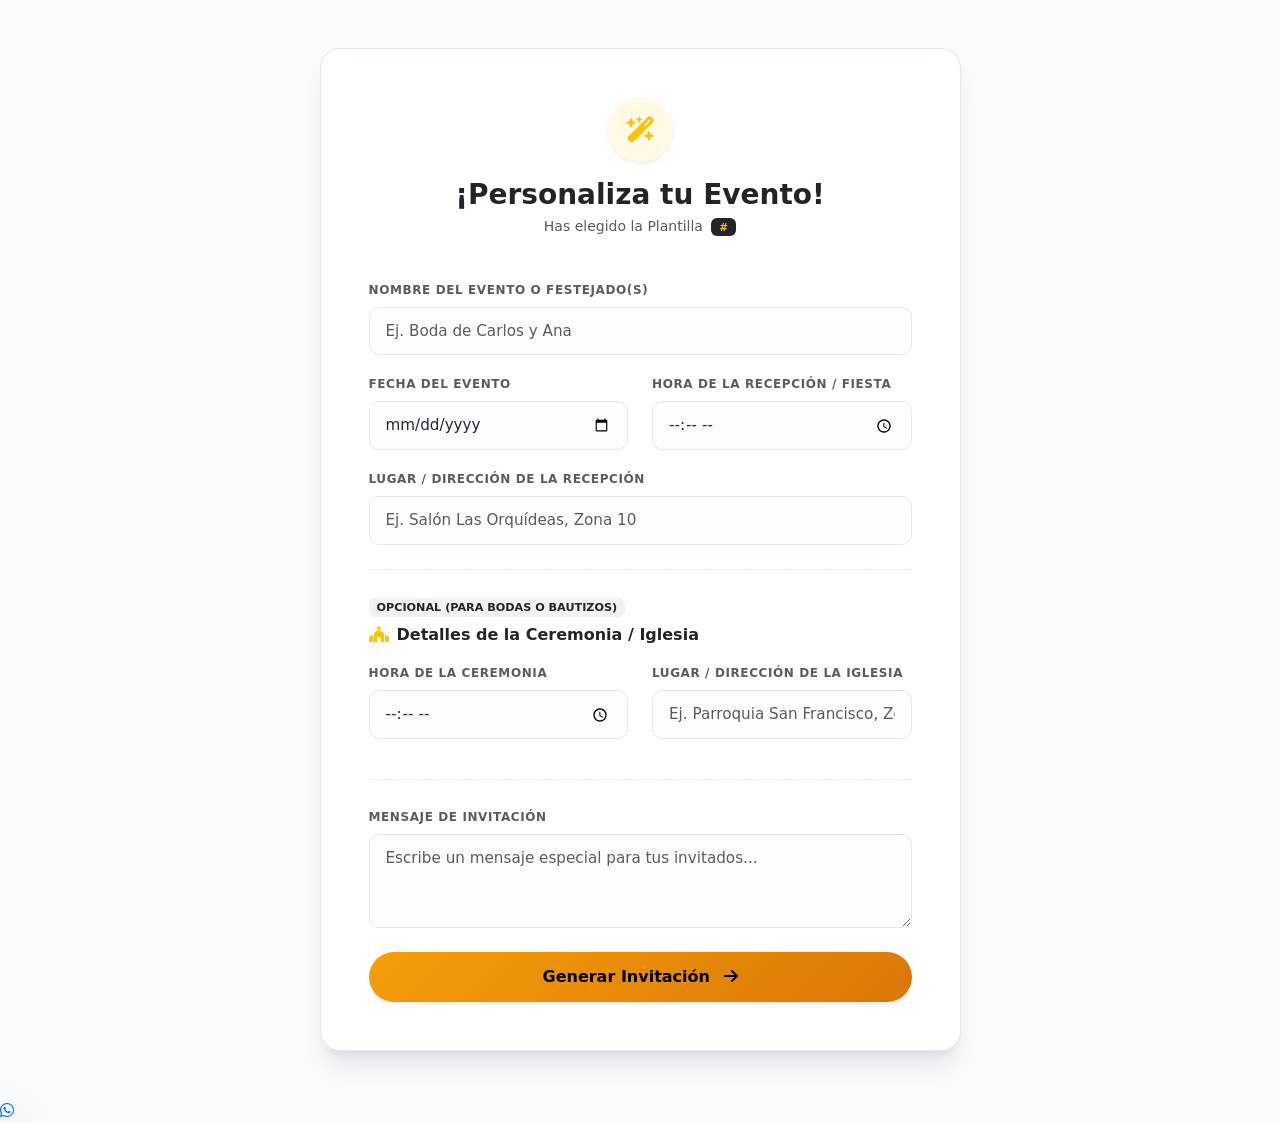
<file: backend/src/main/resources/templates/formulario-creacion.html>
<!DOCTYPE html>
<html xmlns:th="http://www.thymeleaf.org" lang="es">
<head>
    <meta charset="UTF-8">
    <meta name="viewport" content="width=device-width, initial-scale=1.0">
    <title>Configura tu Evento | Link & Celebrate</title>

    <!-- Bootstrap 5 CSS -->
    <link href="https://cdn.jsdelivr.net/npm/bootstrap@5.3.0/dist/css/bootstrap.min.css" rel="stylesheet">
    <link rel="stylesheet" href="https://cdnjs.cloudflare.com/ajax/libs/font-awesome/6.4.0/css/all.min.css">
    <link rel="stylesheet" th:href="@{/styleCatalogo.css(v=4.0)}">

    <style>
        :root {
            --surface-light: #ffffff;
            --accent-gold: #f59e0b;
            --accent-gold-hover: #d97706;
            --text-main: #1e293b;
            --text-muted: #64748b;
            --border-color: #e2e8f0;
            --radius-lg: 20px;
            --radius-md: 10px;
            --shadow-float: 0 20px 25px -5px rgba(0, 0, 0, 0.08), 0 8px 10px -6px rgba(0, 0, 0, 0.08);
        }

        body {
            background-color: #f8fafc;
            font-family: 'Inter', system-ui, -apple-system, BlinkMacSystemFont, "Segoe UI", Roboto, sans-serif;
            color: var(--text-main);
            overflow-x: hidden;
            -webkit-font-smoothing: antialiased;
        }

        /* Tarjeta principal con efecto flotante moderno */
        .card-custom {
            border: 1px solid var(--border-color);
            border-radius: var(--radius-lg);
            background: var(--surface-light);
            box-shadow: var(--shadow-float);
        }

        /* Inputs y campos de formulario optimizados para móvil y táctil */
        .form-control, .form-select {
            border: 1.5px solid var(--border-color);
            border-radius: var(--radius-md);
            padding: 0.75rem 1rem;
            font-size: 0.95rem;
            color: var(--text-main);
            background-color: #fdfdfd !important;
            min-height: 48px;
            transition: all 0.2s ease;
        }

        .form-control:focus, .form-select:focus {
            border-color: var(--accent-gold);
            box-shadow: 0 0 0 4px rgba(245, 158, 11, 0.15);
            background-color: #fff !important;
        }

        /* Botón principal prémium con degradado */
        .btn-gold {
            background: linear-gradient(135deg, #f59e0b 0%, #d97706 100%);
            color: #000;
            font-weight: 700;
            border-radius: 50px;
            padding: 0.8rem 1.5rem;
            min-height: 50px;
            transition: all 0.2s ease;
            border: none;
            box-shadow: 0 4px 12px rgba(245, 158, 11, 0.3);
        }

        .btn-gold:hover {
            transform: translateY(-1px);
            box-shadow: 0 6px 16px rgba(245, 158, 11, 0.4);
            color: #000;
        }

        /* Separador de sección interno */
        .section-divider {
            border-top: 1px dashed var(--border-color);
            margin: 1.5rem 0;
        }

        @media (max-width: 768px) {
            .container {
                padding-left: 12px;
                padding-right: 12px;
            }
            .card-custom {
                padding: 1.5rem !important;
            }
        }
    </style>
</head>
<body>

<!-- NAVBAR -->
<div th:replace="~{navbar :: menu_superior}"></div>

<div class="container py-4 py-md-5">
    <div class="row justify-content-center">
        <div class="col-12 col-md-10 col-lg-7">
            <div class="card card-custom p-4 p-md-5">

                <!-- Encabezado -->
                <div class="text-center mb-4">
                    <div class="bg-warning bg-opacity-10 text-warning rounded-circle d-inline-flex justify-content-center align-items-center mb-3 shadow-sm" style="width: 65px; height: 65px; font-size: 26px;">
                        <i class="fa-solid fa-wand-magic-sparkles"></i>
                    </div>
                    <h3 class="fw-bold text-dark m-0">¡Personaliza tu Evento!</h3>
                    <p class="text-muted small mt-1">Has elegido la Plantilla <span class="badge bg-dark text-warning ms-1 px-2 py-1">#<span th:text="${plantillaId}"></span></span></p>
                </div>

                <!-- Formulario -->
                <form th:action="@{/guardar-evento-vip}" method="post">                    <input type="hidden" name="paquete" th:value="${paquete}">
                    <input type="hidden" name="plantillaId" th:value="${plantillaId}">

                    <div class="mb-3">
                        <label class="form-label small fw-bold text-uppercase text-muted" style="font-size: 0.75rem; letter-spacing: 0.05em;">Nombre del Evento o Festejado(s)</label>
                        <input type="text" name="nombreEvento" class="form-control" placeholder="Ej. Boda de Carlos y Ana" required>
                    </div>

                    <div class="row">
                        <div class="col-12 col-md-6 mb-3">
                            <label class="form-label small fw-bold text-uppercase text-muted" style="font-size: 0.75rem; letter-spacing: 0.05em;">Fecha del Evento</label>
                            <input type="date" name="fechaEvento" class="form-control" required>
                        </div>
                        <div class="col-12 col-md-6 mb-3">
                            <label class="form-label small fw-bold text-uppercase text-muted" style="font-size: 0.75rem; letter-spacing: 0.05em;">Hora de la Recepción / Fiesta</label>
                            <input type="time" name="horaEvento" class="form-control" required>
                        </div>
                    </div>

                    <div class="mb-3">
                        <label class="form-label small fw-bold text-uppercase text-muted" style="font-size: 0.75rem; letter-spacing: 0.05em;">Lugar / Dirección de la Recepción</label>
                        <input type="text" name="lugarEvento" class="form-control" placeholder="Ej. Salón Las Orquídeas, Zona 10" required>
                    </div>

                    <!-- SECCIÓN NUEVA: IGLESIA / CEREMONIA (Opcional) -->
                    <div class="section-divider"></div>
                    <div class="mb-3">
                        <span class="badge bg-secondary bg-opacity-10 text-dark fw-bold mb-2 px-2 py-1 text-uppercase" style="font-size: 0.7rem;">Opcional (Para Bodas o Bautizos)</span>
                        <h6 class="fw-bold text-dark m-0"><i class="fa-solid fa-church text-warning me-2"></i>Detalles de la Ceremonia / Iglesia</h6>
                    </div>

                    <div class="row">
                        <div class="col-12 col-md-6 mb-3">
                            <label class="form-label small fw-bold text-uppercase text-muted" style="font-size: 0.75rem; letter-spacing: 0.05em;">Hora de la Ceremonia</label>
                            <input type="time" name="horaIglesia" class="form-control" placeholder="Ej. 14:00">
                        </div>
                        <div class="col-12 col-md-6 mb-3">
                            <label class="form-label small fw-bold text-uppercase text-muted" style="font-size: 0.75rem; letter-spacing: 0.05em;">Lugar / Dirección de la Iglesia</label>
                            <input type="text" name="lugarIglesia" class="form-control" placeholder="Ej. Parroquia San Francisco, Zona 1">
                        </div>
                    </div>
                    <!-- FIN DE SECCIÓN NUEVA -->

                    <div class="section-divider"></div>

                    <div class="mb-4">
                        <label class="form-label small fw-bold text-uppercase text-muted" style="font-size: 0.75rem; letter-spacing: 0.05em;">Mensaje de Invitación</label>
                        <textarea name="mensajeEvento" class="form-control" rows="3" placeholder="Escribe un mensaje especial para tus invitados..."></textarea>
                    </div>

                    <div class="d-grid mt-2">
                        <button type="submit" class="btn btn-gold shadow-sm">
                            Generar Invitación <i class="fa-solid fa-arrow-right ms-2"></i>
                        </button>
                    </div>
                </form>

            </div>
        </div>
    </div>
</div>

<!-- BOTÓN FLOTANTE DE WHATSAPP -->
<a href="https://wa.me/50236095150?text=Hola,%20tengo%20una%20duda%20al%20llenar%20mi%20formulario." class="whatsapp-float shadow-lg" target="_blank">
    <i class="fa-brands fa-whatsapp"></i>
</a>

<script src="https://cdn.jsdelivr.net/npm/bootstrap@5.3.0/dist/js/bootstrap.bundle.min.js"></script>
</body>
</html>
</file>
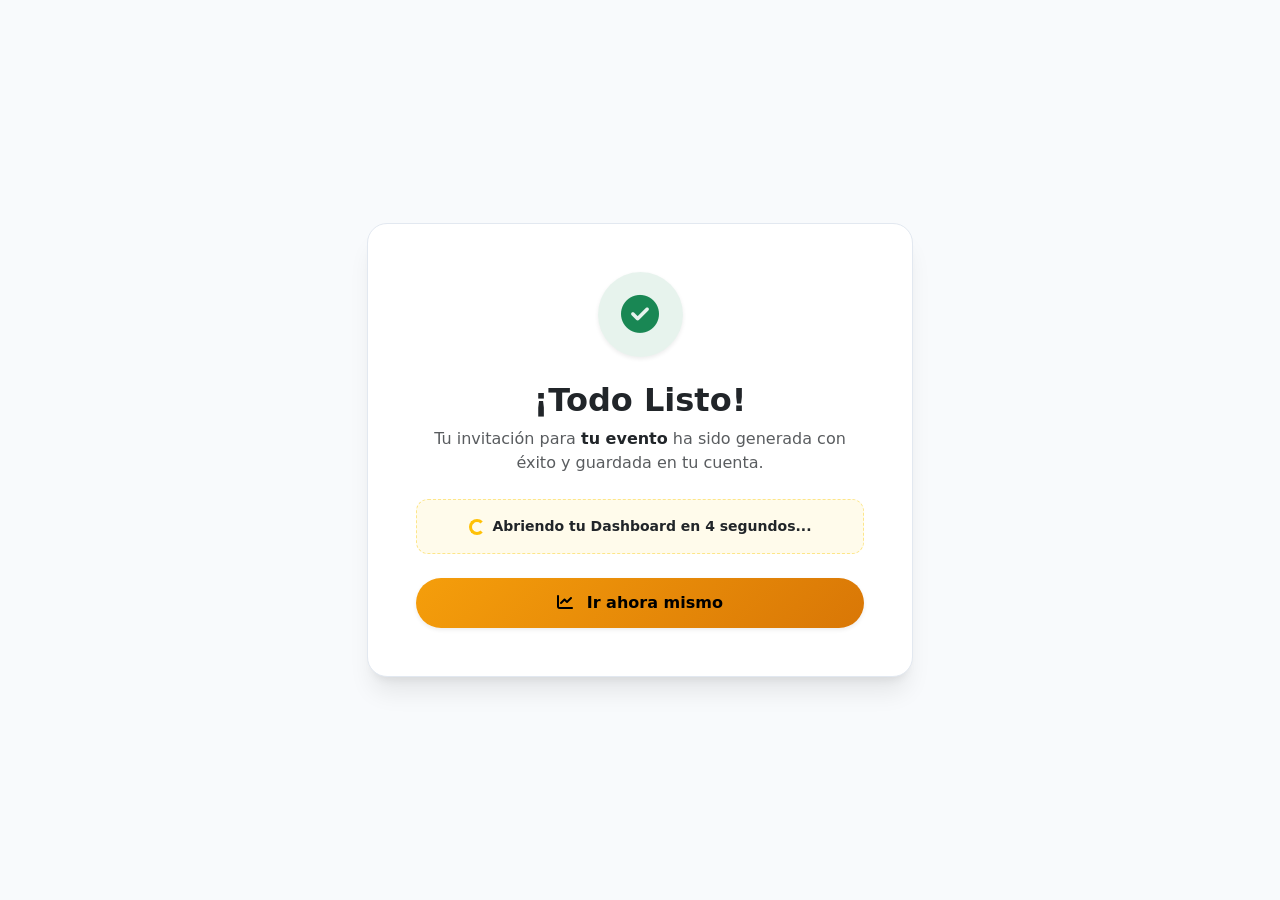
<file: backend/src/main/resources/templates/invitacion-creada.html>
<!DOCTYPE html>
<html xmlns:th="http://www.thymeleaf.org" lang="es">
<head>
    <meta charset="UTF-8">
    <meta name="viewport" content="width=device-width, initial-scale=1.0">
    <title>¡Invitación Creada! | Link & Celebrate</title>

    <!-- Bootstrap 5 CSS -->
    <link href="https://cdn.jsdelivr.net/npm/bootstrap@5.3.0/dist/css/bootstrap.min.css" rel="stylesheet">
    <link rel="stylesheet" href="https://cdnjs.cloudflare.com/ajax/libs/font-awesome/6.4.0/css/all.min.css">
    <link rel="stylesheet" th:href="@{/styleCatalogo.css(v=4.0)}">

    <style>
        :root {
            --surface-light: #ffffff;
            --accent-gold: #f59e0b;
            --accent-gold-hover: #d97706;
            --text-main: #1e293b;
            --text-muted: #64748b;
            --border-color: #e2e8f0;
            --radius-lg: 20px;
            --shadow-float: 0 20px 25px -5px rgba(0, 0, 0, 0.08), 0 8px 10px -6px rgba(0, 0, 0, 0.08);
        }

        body {
            background-color: #f8fafc;
            font-family: 'Inter', system-ui, -apple-system, BlinkMacSystemFont, "Segoe UI", Roboto, sans-serif;
            color: var(--text-main);
            overflow-x: hidden;
            -webkit-font-smoothing: antialiased;
            min-height: 100vh;
            display: flex;
            flex-direction: column;
        }

        /* Contenedor principal centrado con tarjeta flotante moderna */
        .card-custom {
            border: 1px solid var(--border-color);
            border-radius: var(--radius-lg);
            background: var(--surface-light);
            box-shadow: var(--shadow-float);
        }

        /* Botón principal prémium */
        .btn-gold {
            background: linear-gradient(135deg, #f59e0b 0%, #d97706 100%);
            color: #000;
            font-weight: 700;
            border-radius: 50px;
            padding: 0.8rem 1.5rem;
            min-height: 50px;
            transition: all 0.2s ease;
            border: none;
            box-shadow: 0 4px 12px rgba(245, 158, 11, 0.3);
        }

        .btn-gold:hover {
            transform: translateY(-1px);
            box-shadow: 0 6px 16px rgba(245, 158, 11, 0.4);
            color: #000;
        }

        /* Alerta de cuenta regresiva estilizada */
        .alert-countdown {
            background-color: #fffbeb;
            border: 1.5px dashed #fde68a;
            border-radius: 12px;
        }

        /* Ajustes específicos para móviles */
        @media (max-width: 768px) {
            .container {
                padding-left: 15px;
                padding-right: 15px;
            }
            .card-custom {
                padding: 2rem !important;
            }
        }
    </style>
</head>
<body>

<!-- NAVBAR -->
<div th:replace="~{navbar :: menu_superior}"></div>

<div class="container py-5 my-auto">
    <div class="row justify-content-center">
        <div class="col-12 col-md-8 col-lg-6">
            <div class="card card-custom p-4 p-md-5 text-center">

                <!-- Ícono animado de éxito con fondo suave -->
                <div class="mb-4">
                    <div class="bg-success bg-opacity-10 text-success rounded-circle d-inline-flex justify-content-center align-items-center shadow-sm" style="width: 85px; height: 85px; font-size: 38px;">
                        <i class="fa-solid fa-circle-check fa-beat" style="--fa-animation-duration: 2s;"></i>
                    </div>
                </div>

                <h2 class="fw-bold text-dark mb-2">¡Todo Listo!</h2>
                <p class="text-muted fs-6 mb-4">
                    Tu invitación para <strong class="text-dark" th:text="${nombreEvento}">tu evento</strong> ha sido generada con éxito y guardada en tu cuenta.
                </p>

                <!-- Cuenta regresiva visual moderna -->
                <div class="alert alert-countdown py-3 px-3 mb-4 d-flex align-items-center justify-content-center">
                    <div class="spinner-border spinner-border-sm text-warning me-2" role="status"></div>
                    <span id="texto-contador" class="text-dark fw-semibold small">Abriendo tu Dashboard en 4 segundos...</span>
                </div>

                <div class="d-grid">
                    <a th:href="@{/dashboard}" class="btn btn-gold shadow-sm">
                        <i class="fa-solid fa-chart-line me-2"></i> Ir ahora mismo
                    </a>
                </div>

            </div>
        </div>
    </div>
</div>

<script src="https://cdn.jsdelivr.net/npm/bootstrap@5.3.0/dist/js/bootstrap.bundle.min.js"></script>

<!-- SCRIPT DE REDIRECCIÓN AUTOMÁTICA -->
<script>
    document.addEventListener('DOMContentLoaded', function() {
        let segundos = 4; // Segundos que tardará en saltar
        const elementoContador = document.getElementById('texto-contador');

        const intervalo = setInterval(() => {
            segundos--;
            if (segundos > 0) {
                elementoContador.innerHTML = `Abriendo tu Dashboard en ${segundos} segundos...`;
            } else {
                clearInterval(intervalo);
                elementoContador.innerHTML = `¡Allá vamos!`;
                // Esta línea es la que hace el salto automático:
                window.location.href = '/dashboard';
            }
        }, 1000); // 1000 milisegundos = 1 segundo
    });
</script>
</body>
</html>
</file>
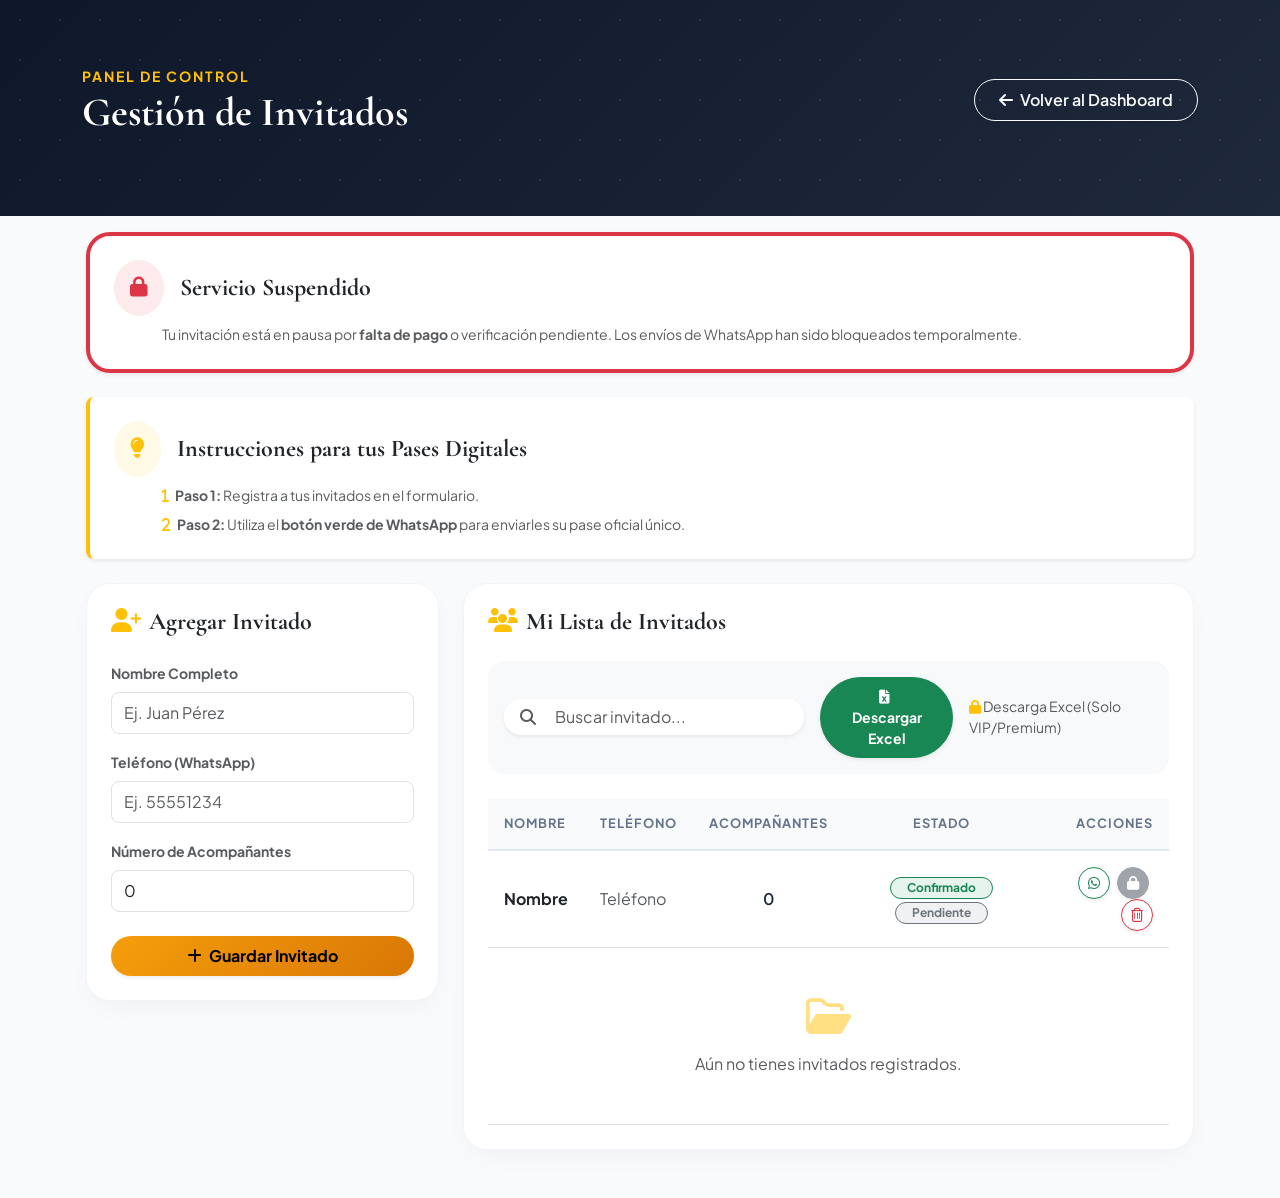
<file: backend/src/main/resources/templates/invitados.html>
<!DOCTYPE html>
<html xmlns:th="http://www.thymeleaf.org" lang="es">
<head>
  <meta charset="UTF-8">
  <meta name="viewport" content="width=device-width, initial-scale=1.0">
  <title>Gestión de Invitados | Link & Celebrate</title>

  <!-- Fuentes Google -->
  <link href="https://fonts.googleapis.com/css2?family=Cormorant+Garamond:wght@600;700&family=Plus+Jakarta+Sans:wght@400;500;600;700&display=swap" rel="stylesheet">
  <!-- Bootstrap 5 CSS -->
  <link href="https://cdn.jsdelivr.net/npm/bootstrap@5.3.0/dist/css/bootstrap.min.css" rel="stylesheet">
  <!-- FontAwesome Iconos -->
  <link rel="stylesheet" href="https://cdnjs.cloudflare.com/ajax/libs/font-awesome/6.4.0/css/all.min.css">

  <style>
    :root {
        --bg-body: #f8fafc;
        --primary-dark: #0f172a;
        --accent-gold: #d4af37;
        --text-dark: #1e293b;
        --text-muted: #64748b;
        --card-radius: 24px;
    }

    body {
        background-color: var(--bg-body);
        font-family: 'Plus Jakarta Sans', sans-serif;
        color: var(--text-dark);
        overflow-x: hidden;
    }

    h1, h2, h3, h4, h5, h6 {
        font-family: 'Cormorant Garamond', serif;
    }

    /* HERO HEADER ESTILO DASHBOARD */
    .dashboard-hero {
        background: linear-gradient(135deg, var(--primary-dark) 0%, #1e293b 100%);
        padding: 4rem 0 5rem 0;
        color: #ffffff;
        position: relative;
        overflow: hidden;
        margin-bottom: -3rem;
    }

    .dashboard-hero::before {
        content: '';
        position: absolute;
        top: 0; left: 0; width: 100%; height: 100%;
        background-image: radial-gradient(rgba(212, 175, 55, 0.15) 1px, transparent 1px);
        background-size: 40px 40px;
        z-index: 1;
    }

    .dashboard-hero .container {
        position: relative;
        z-index: 2;
    }

    .card-custom {
        background: #ffffff;
        border: 1px solid #f1f5f9;
        border-radius: var(--card-radius);
        box-shadow: 0 10px 30px -10px rgba(0,0,0,0.06);
        transition: all 0.4s cubic-bezier(0.16, 1, 0.3, 1);
    }

    .table-custom th {
        background-color: #f8fafc;
        color: var(--text-muted);
        font-weight: 700;
        font-size: 0.8rem;
        text-transform: uppercase;
        letter-spacing: 1px;
        border-bottom: 2px solid #e2e8f0;
        padding: 1rem;
    }

    .table-custom td {
        vertical-align: middle;
        padding: 1rem;
        color: var(--text-dark);
    }

    .btn-gold {
        background: linear-gradient(135deg, #f59e0b 0%, #d97706 100%);
        color: #000;
        font-weight: 700;
        border: none;
        transition: all 0.3s ease;
        box-shadow: 0 4px 15px rgba(212, 175, 55, 0.25);
    }

    .btn-gold:hover {
        background: #d97706;
        color: #000;
        transform: translateY(-2px);
        box-shadow: 0 6px 20px rgba(212, 175, 55, 0.35);
    }

    .form-control:focus {
        border-color: var(--accent-gold);
        box-shadow: 0 0 0 0.25rem rgba(212, 175, 55, 0.15);
    }
  </style>
</head>
<body>

<!-- NAVBAR PRINCIPAL -->
<div th:replace="~{navbar :: menu_superior}"></div>

<!-- HERO HEADER ESTILO DASHBOARD -->
<section class="dashboard-hero">
  <div class="container">
    <div class="d-flex flex-column flex-md-row justify-content-between align-items-start align-items-md-center gap-3">
      <div>
        <span class="text-uppercase text-warning fw-bold small tracking-widest" style="letter-spacing: 2px;">Panel de Control</span>
        <h2 class="fw-bold text-white m-0 display-6">Gestión de Invitados</h2>
      </div>
      <div>
        <a th:href="@{/dashboard}" class="btn btn-outline-light rounded-pill px-4 py-2 fw-semibold shadow-sm">
          <i class="fa-solid fa-arrow-left me-1"></i> Volver al Dashboard
        </a>
      </div>
    </div>
  </div>
</section>

<div class="container py-5 px-3 position-relative z-3" style="margin-top: 1rem;">

  <!-- ALERTA DE SERVICIO SUSPENDIDO (Falta de Pago) -->
  <div th:if="${invitacion != null and invitacion.estadoPago != 'Pagado'}" class="alert alert-danger shadow-sm mb-4 border-start border-danger border-4 card-custom p-4">
    <div class="d-flex align-items-center mb-2">
      <div class="bg-danger bg-opacity-10 text-danger p-3 rounded-circle me-3">
        <i class="fa-solid fa-lock fs-5"></i>
      </div>
      <h4 class="fw-bold text-dark m-0">Servicio Suspendido</h4>
    </div>
    <div class="text-muted small ps-5 mt-1">
      <p class="mb-0">Tu invitación está en pausa por <strong>falta de pago</strong> o verificación pendiente. Los envíos de WhatsApp han sido bloqueados temporalmente.</p>
    </div>
  </div>

  <!-- CUADRO DE INSTRUCCIONES -->
  <div th:if="${invitacion != null and invitacion.estadoPago == 'Pagado'}" class="alert bg-white shadow-sm border-0 border-start border-warning border-4 mb-4 rounded-3 card-custom p-4">
    <div class="d-flex align-items-center mb-2">
      <div class="bg-warning bg-opacity-10 text-warning p-3 rounded-circle me-3">
        <i class="fa-solid fa-lightbulb fs-5"></i>
      </div>
      <h4 class="fw-bold text-dark m-0">Instrucciones para tus Pases Digitales</h4>
    </div>
    <div class="text-muted small ps-5 mt-2">
      <p class="mb-2"><i class="fa-solid fa-1 text-warning me-1"></i> <strong>Paso 1:</strong> Registra a tus invitados en el formulario.</p>
      <p class="mb-0"><i class="fa-solid fa-2 text-warning me-1"></i> <strong>Paso 2:</strong> Utiliza el <strong>botón verde de WhatsApp</strong> para enviarles su pase oficial único.</p>
    </div>
  </div>

  <div class="row g-4">
    <!-- COLUMNA IZQUIERDA: FORMULARIO -->
    <div class="col-12 col-lg-4">
      <div class="card card-custom p-4">
        <h4 class="fw-bold mb-4 text-dark"><i class="fa-solid fa-user-plus text-warning me-2"></i>Agregar Invitado</h4>

        <form th:action="@{/invitados/guardar}" method="post">
          <div class="mb-3">
            <label class="form-label small fw-bold text-muted">Nombre Completo</label>
            <input type="text" name="nombreInvitado" class="form-control rounded-3 py-2" placeholder="Ej. Juan Pérez" required>
          </div>
          <div class="mb-3">
            <label class="form-label small fw-bold text-muted">Teléfono (WhatsApp)</label>
            <input type="text" name="telefono" class="form-control rounded-3 py-2" placeholder="Ej. 55551234" required>
          </div>
          <div class="mb-4">
            <label class="form-label small fw-bold text-muted">Número de Acompañantes</label>
            <input type="number" name="acompanantes" class="form-control rounded-3 py-2" value="0" min="0" required>
          </div>
          <button type="submit" class="btn btn-gold w-100 fw-bold rounded-pill shadow-sm py-2">
            <i class="fa-solid fa-plus me-1"></i> Guardar Invitado
          </button>
        </form>
      </div>
    </div>

    <!-- COLUMNA DERECHA: TABLA -->
    <div class="col-12 col-lg-8">
      <div class="card card-custom p-4">
        <h4 class="fw-bold mb-4 text-dark"><i class="fa-solid fa-users text-warning me-2"></i>Mi Lista de Invitados</h4>

        <!-- CONTROLES -->
        <div class="d-flex flex-column flex-md-row justify-content-between align-items-center mb-4 gap-3 bg-light p-3 rounded-4">
          <div class="input-group shadow-sm rounded-pill overflow-hidden bg-white" style="max-width: 300px;">
            <span class="input-group-text bg-white border-0 text-muted ps-3"><i class="fa-solid fa-magnifying-glass"></i></span>
            <input type="text" id="buscadorInvitados" class="form-control border-0 shadow-none ps-2" placeholder="Buscar invitado...">
          </div>

          <div th:if="${invitacion != null and (invitacion.tipoPaquete == 'premium' or invitacion.tipoPaquete == 'vip')}">
            <button onclick="exportarTablaCSV('Lista_Invitados.csv')" class="btn btn-success btn-sm fw-bold px-4 py-2 rounded-pill shadow-sm" th:disabled="${invitacion.estadoPago != 'Pagado'}">
              <i class="fa-solid fa-file-excel me-1"></i> Descargar Excel
            </button>
          </div>

          <div th:if="${invitacion != null and invitacion.tipoPaquete == 'basico'}" class="text-muted small">
            <i class="fa-solid fa-lock text-warning"></i> Descarga Excel (Solo VIP/Premium)
          </div>
        </div>

        <div class="table-responsive">
          <table id="tablaInvitados" class="table table-hover table-custom mb-0">
            <thead>
            <tr>
              <th>Nombre</th>
              <th>Teléfono</th>
              <th class="text-center">Acompañantes</th>
              <th class="text-center">Estado</th>
              <th class="text-end">Acciones</th>
            </tr>
            </thead>
            <tbody>
            <tr th:each="invitado : ${invitados}">
              <td th:text="${invitado.nombreInvitado}" class="fw-bold text-dark">Nombre</td>
              <td th:text="${invitado.telefono}" class="text-muted">Teléfono</td>
              <td th:text="${invitado.acompanantes}" class="text-center fw-semibold">0</td>

              <!-- ESTADO CON VALIDACIÓN ROBUSTA -->
              <td class="text-center">
                <span th:if="${invitado.asistencia != null and #strings.equalsIgnoreCase(#strings.trim(invitado.asistencia), 'Confirmado')}"
                      class="badge bg-success bg-opacity-10 text-success border border-success px-3 py-1 rounded-pill">
                  Confirmado
                </span>
                <span th:unless="${invitado.asistencia != null and #strings.equalsIgnoreCase(#strings.trim(invitado.asistencia), 'Confirmado')}"
                      class="badge bg-secondary bg-opacity-10 text-secondary border border-secondary px-3 py-1 rounded-pill">
                  Pendiente
                </span>
              </td>

              <td class="text-end">

                <!-- BOTÓN ACTIVO -->
                <th:block th:if="${invitacion.estadoPago == 'Pagado' and invitacion.slugUrl != null and invitacion.slugUrl != ''}">
                  <a th:href="@{https://wa.me/502{telefono}(telefono=${invitado.telefono}, text='¡Hola ' + ${invitado.nombreInvitado} + '! Estás formalmente invitado. Aquí tienes tu pase oficial. Por favor confirma tu asistencia aquí: ' + ${invitacion.slugUrl} + '/?invitado=' + ${invitado.idInvitado})}"
                     target="_blank" class="btn btn-sm btn-outline-success rounded-circle me-1 shadow-sm" title="Enviar Pase por WhatsApp" style="width: 32px; height: 32px; display: inline-flex; align-items: center; justify-content: center;">
                    <i class="fa-brands fa-whatsapp"></i>
                  </a>
                </th:block>

                <!-- BOTÓN BLOQUEADO -->
                <th:block th:if="${invitacion.estadoPago != 'Pagado' or invitacion.slugUrl == null or invitacion.slugUrl == ''}">
                  <button class="btn btn-sm btn-secondary rounded-circle me-1 shadow-sm" disabled title="Bloqueado por falta de pago o link pendiente" style="width: 32px; height: 32px; display: inline-flex; align-items: center; justify-content: center;">
                    <i class="fa-solid fa-lock"></i>
                  </button>
                </th:block>

                <a th:href="@{/invitados/eliminar/{id}(id=${invitado.idInvitado})}"
                   class="btn btn-sm btn-outline-danger rounded-circle shadow-sm" title="Eliminar Invitado" style="width: 32px; height: 32px; display: inline-flex; align-items: center; justify-content: center;">
                  <i class="fa-regular fa-trash-can"></i>
                </a>
              </td>
            </tr>

            <tr th:if="${invitados == null or invitados.isEmpty()}">
              <td colspan="5" class="text-center text-muted py-5">
                <i class="fa-regular fa-folder-open fs-1 mb-3 d-block opacity-50 text-warning"></i>
                Aún no tienes invitados registrados.
              </td>
            </tr>
            </tbody>
          </table>
        </div>
      </div>
    </div>
  </div>
</div>

<!-- SCRIPTS MÁGICOS -->
<script>
  document.getElementById('buscadorInvitados').addEventListener('keyup', function() {
      let filtro = this.value.toLowerCase();
      let filas = document.querySelectorAll('#tablaInvitados tbody tr');

      filas.forEach(function(fila) {
          if(fila.querySelector('td') && fila.querySelector('td').getAttribute('colspan')) return;
          let textoFila = fila.textContent.toLowerCase();
          fila.style.display = textoFila.includes(filtro) ? '' : 'none';
      });
  });

  function exportarTablaCSV(filename) {
      let csv = [];
      let filas = document.querySelectorAll("#tablaInvitados tr");

      for (let i = 0; i < filas.length; i++) {
          let fila = [], columnas = filas[i].querySelectorAll("td, th");
          if(columnas.length === 1 && columnas[0].getAttribute('colspan')) continue;
          let limite = (i === 0) ? columnas.length - 1 : columnas.length - 1;
          for (let j = 0; j < limite; j++) {
              let dato = columnas[j].innerText.replace(/(\r\n|\n|\r)/gm, " ").trim();
              fila.push('"' + dato + '"');
          }
          // CORREGIDO: Usamos punto y coma (;) para separar columnas correctamente en Excel en español
          csv.push(fila.join(";"));
      }

      let csvFile = new Blob(["\uFEFF" + csv.join("\n")], {type: "text/csv;charset=utf-8;"});
      let downloadLink = document.createElement("a");
      downloadLink.download = filename;
      downloadLink.href = window.URL.createObjectURL(csvFile);
      downloadLink.style.display = "none";
      document.body.appendChild(downloadLink);
      downloadLink.click();
      document.body.removeChild(downloadLink);
  }
</script>
<script src="https://cdn.jsdelivr.net/npm/bootstrap@5.3.0/dist/js/bootstrap.bundle.min.js"></script>
</body>
</html>
</file>
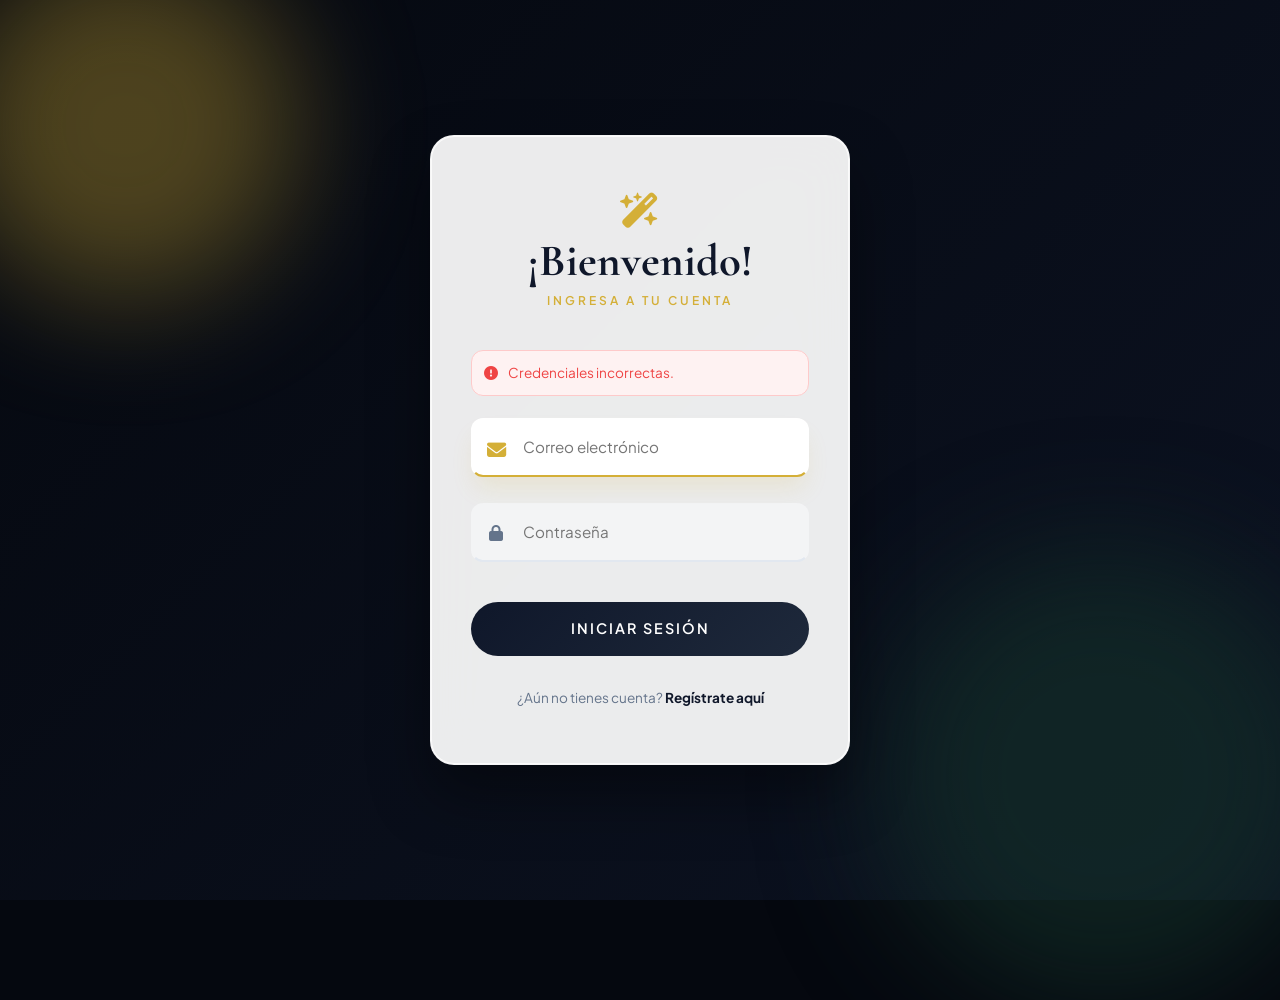
<file: backend/src/main/resources/templates/login.html>
<!DOCTYPE html>
<html xmlns:th="http://www.thymeleaf.org" lang="es">
<head>
    <meta charset="UTF-8">
    <meta name="viewport" content="width=device-width, initial-scale=1.0">
    <title>Iniciar Sesión | Link & Celebrate</title>

    <link href="https://fonts.googleapis.com/css2?family=Cormorant+Garamond:wght@600;700&family=Plus+Jakarta+Sans:wght@400;500;600;700&display=swap" rel="stylesheet">
    <link href="https://cdn.jsdelivr.net/npm/bootstrap@5.3.0/dist/css/bootstrap.min.css" rel="stylesheet">
    <link rel="stylesheet" href="https://cdnjs.cloudflare.com/ajax/libs/font-awesome/6.4.0/css/all.min.css">

    <style>
        :root {
            --accent-gold: #d4af37;
            --text-dark: #0f172a;
            --text-muted: #64748b;
        }

        body {
            font-family: 'Plus Jakarta Sans', sans-serif;
            min-height: 100vh;
            margin: 0;
            display: flex;
            align-items: center;
            justify-content: center;
            background-color: #05080f;
            overflow: hidden;
            position: relative;
        }

        /* CAPA 1: IMAGEN DE FONDO CON ZOOM LENTO (Efecto Cine) */
        .bg-image {
            position: absolute;
            top: -10%; left: -10%;
            width: 120%; height: 120%;
            background-image: url('https://images.unsplash.com/photo-1520854221256-17451cc331bf?auto=format&fit=crop&w=1920&q=80');
            background-size: cover;
            background-position: center;
            filter: blur(8px);
            animation: kenBurns 25s infinite alternate ease-in-out;
            z-index: 0;
        }

        @keyframes kenBurns {
            0% { transform: scale(1); }
            100% { transform: scale(1.15) rotate(1deg); }
        }

        /* CAPA 2: OVERLAY OSCURO PARA QUE RESALTE LA TARJETA */
        .bg-overlay {
            position: absolute;
            top: 0; left: 0; width: 100%; height: 100%;
            background: linear-gradient(135deg, rgba(5, 8, 15, 0.9) 0%, rgba(15, 23, 42, 0.7) 100%);
            z-index: 1;
        }

        /* CAPA 3: ORBES DE LUZ FLOTANTES */
        .light-orb {
            position: absolute;
            border-radius: 50%;
            filter: blur(60px);
            z-index: 2;
            animation: floatOrb 15s infinite ease-in-out alternate;
        }
        .orb-gold { width: 350px; height: 350px; background: rgba(212, 175, 55, 0.35); top: -50px; left: -50px; }
        .orb-emerald { width: 450px; height: 450px; background: rgba(21, 51, 42, 0.6); bottom: -100px; right: -50px; animation-delay: -5s; }

        @keyframes floatOrb {
            0% { transform: translate(0, 0) scale(1); }
            100% { transform: translate(80px, 50px) scale(1.2); }
        }

        /* CAPA 4: TARJETA DE CRISTAL (GLASSMORPHISM PREMIUM) */
        .auth-card {
            background: rgba(255, 255, 255, 0.92);
            backdrop-filter: blur(25px);
            -webkit-backdrop-filter: blur(25px);
            border-radius: 24px;
            border: 1px solid rgba(255, 255, 255, 0.5);
            box-shadow: 0 30px 60px rgba(0, 0, 0, 0.4), inset 0 0 0 1px rgba(255, 255, 255, 0.8);
            width: 100%;
            max-width: 420px;
            padding: 3.5rem 2.5rem;
            position: relative;
            z-index: 10;
            opacity: 0;
            transform: translateY(40px);
            animation: slideUpCard 1s cubic-bezier(0.2, 0.8, 0.2, 1) forwards 0.2s;
        }

        @keyframes slideUpCard {
            to { transform: translateY(0); opacity: 1; }
        }

        .brand-icon {
            font-size: 2.2rem;
            color: var(--accent-gold);
            margin-bottom: 0.5rem;
            display: inline-block;
            animation: gentlePulse 3s infinite;
        }

        @keyframes gentlePulse {
            0%, 100% { transform: scale(1); }
            50% { transform: scale(1.1); filter: drop-shadow(0 0 10px rgba(212, 175, 55, 0.5)); }
        }

        .brand-title {
            font-family: 'Cormorant Garamond', serif;
            color: var(--text-dark);
            font-size: 2.8rem;
            font-weight: 700;
            margin-bottom: 0.2rem;
        }

        .subtitle {
            color: var(--accent-gold);
            font-size: 0.75rem;
            letter-spacing: 3px;
            text-transform: uppercase;
            font-weight: 600;
            margin-bottom: 2.5rem;
        }

        /* INPUTS INTERACTIVOS */
        .input-group-custom {
            position: relative;
            margin-bottom: 1.5rem;
        }

        .input-icon {
            position: absolute;
            left: 18px;
            top: 50%;
            transform: translateY(-50%);
            color: var(--text-muted);
            transition: all 0.3s cubic-bezier(0.4, 0, 0.2, 1);
            z-index: 10;
        }

        .form-control-custom {
            width: 100%;
            padding: 16px 16px 16px 50px;
            border: 2px solid transparent;
            border-bottom: 2px solid #e2e8f0;
            background-color: rgba(248, 250, 252, 0.6);
            border-radius: 12px;
            font-size: 0.95rem;
            color: var(--text-dark);
            transition: all 0.3s ease;
        }

        .form-control-custom:focus {
            outline: none;
            border-bottom-color: var(--accent-gold);
            background-color: #ffffff;
            box-shadow: 0 15px 25px -5px rgba(212, 175, 55, 0.15);
            transform: translateY(-2px);
        }

        .form-control-custom:focus + .input-icon {
            color: var(--accent-gold);
            transform: translateY(-50%) scale(1.2);
        }

        /* BOTÓN DE ACCIÓN */
        .btn-action {
            background: linear-gradient(135deg, var(--text-dark), #1e293b);
            color: white;
            border: none;
            border-radius: 50px;
            padding: 16px;
            font-size: 0.9rem;
            font-weight: 600;
            letter-spacing: 2px;
            text-transform: uppercase;
            transition: all 0.3s ease;
            width: 100%;
            margin-top: 1rem;
        }

        .btn-action:hover {
            transform: translateY(-4px);
            box-shadow: 0 20px 30px -10px rgba(15, 23, 42, 0.6);
            background: linear-gradient(135deg, #1e293b, var(--text-dark));
        }

        .links-footer {
            margin-top: 2rem;
            font-size: 0.85rem;
            color: var(--text-muted);
        }

        .link-custom {
            color: var(--text-dark);
            font-weight: 700;
            text-decoration: none;
            transition: color 0.3s;
        }
        .link-custom:hover { color: var(--accent-gold); }

        .alert-custom {
            background-color: #fef2f2;
            border: 1px solid #fecaca;
            color: #ef4444;
            border-radius: 12px;
            padding: 12px;
            font-size: 0.85rem;
        }
    </style>
</head>
<body>

<!-- Capas de Profundidad -->
<div class="bg-image"></div>
<div class="bg-overlay"></div>
<div class="light-orb orb-gold"></div>
<div class="light-orb orb-emerald"></div>

<div class="container px-3 position-relative z-3">
    <div class="auth-card mx-auto text-center">

        <i class="fa-solid fa-wand-magic-sparkles brand-icon"></i>
        <h1 class="brand-title">¡Bienvenido!</h1>
        <span class="subtitle d-block">Ingresa a tu cuenta</span>

        <!-- Mensaje de Error -->
        <div th:if="${param.error}" class="alert alert-custom mb-4 text-start">
            <i class="fa-solid fa-circle-exclamation me-2"></i> Credenciales incorrectas.
        </div>

        <form th:action="@{/login}" method="post">
            <div class="input-group-custom text-start">
                <input type="text" id="username" name="username" class="form-control-custom" placeholder="Correo electrónico" required autofocus>
                <i class="fa-solid fa-envelope input-icon"></i>
            </div>

            <div class="input-group-custom text-start">
                <input type="password" id="password" name="password" class="form-control-custom" placeholder="Contraseña" required>
                <i class="fa-solid fa-lock input-icon"></i>
            </div>

            <button type="submit" class="btn-action">
                Iniciar Sesión
            </button>
        </form>

        <div class="links-footer">
            <p class="mb-0">¿Aún no tienes cuenta? <a th:href="@{/registro}" class="link-custom">Regístrate aquí</a></p>
        </div>

    </div>
</div>

</body>
</html>
</file>
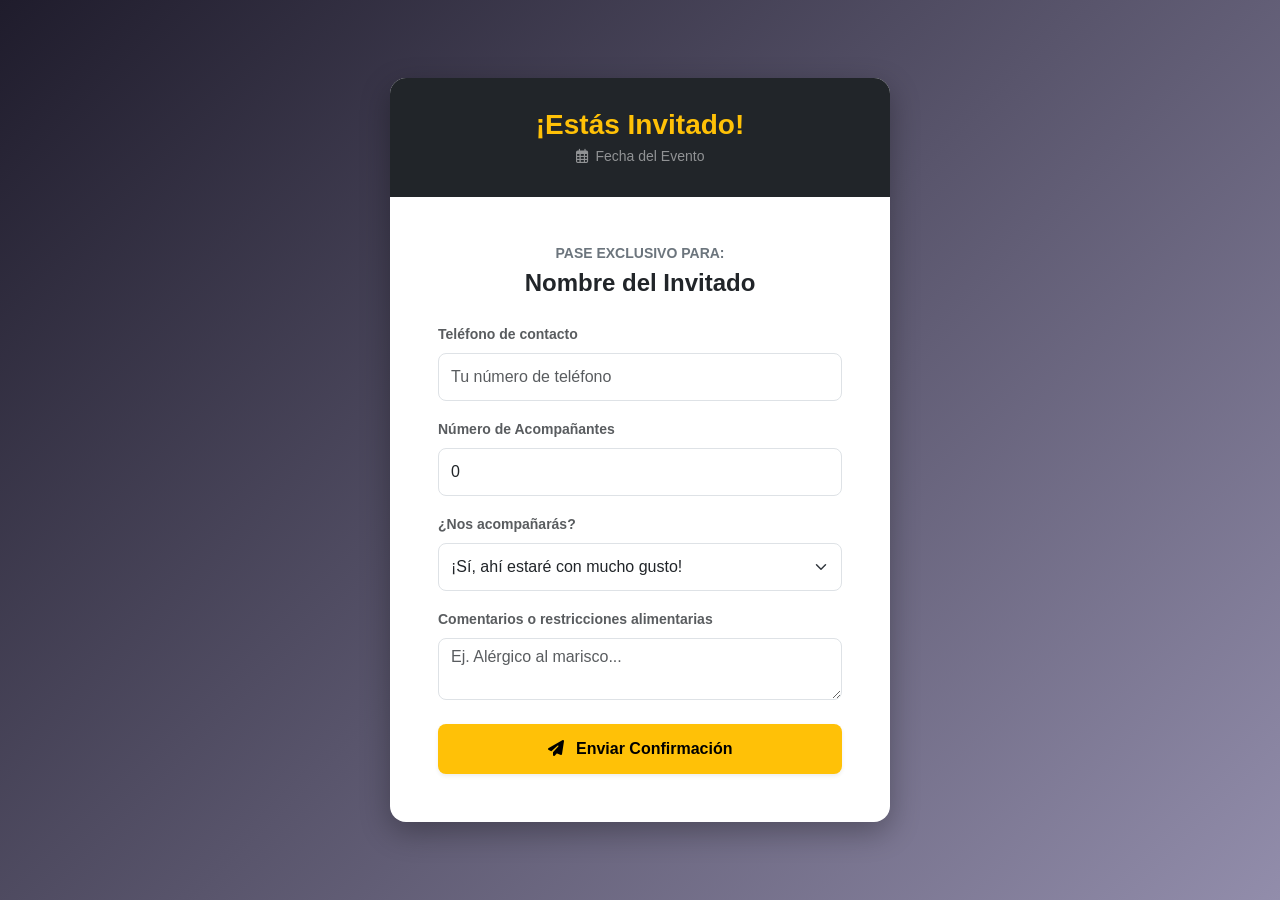
<file: backend/src/main/resources/templates/plantilla.html>
<!DOCTYPE html>
<html xmlns:th="http://www.thymeleaf.org" lang="es">
<head>
  <meta charset="UTF-8">
  <meta name="viewport" content="width=device-width, initial-scale=1.0">
  <title>Invitación Digital | Link & Celebrate</title>

  <!-- Bootstrap 5 CSS -->
  <link href="https://cdn.jsdelivr.net/npm/bootstrap@5.3.0/dist/css/bootstrap.min.css" rel="stylesheet">
  <link rel="stylesheet" href="https://cdnjs.cloudflare.com/ajax/libs/font-awesome/6.4.0/css/all.min.css">

  <style>
    body {
        background: linear-gradient(135deg, #1f1c2c, #928dab);
        color: #fff;
        font-family: 'Segoe UI', Tahoma, Geneva, Verdana, sans-serif;
        min-height: 100vh;
        display: flex;
        align-items: center;
        justify-content: center;
        padding: 15px;
    }
    .invitation-card {
        background: #ffffff;
        color: #333;
        border-radius: 16px;
        box-shadow: 0 10px 30px rgba(0,0,0,0.3);
        max-width: 500px;
        width: 100%;
        overflow: hidden;
    }
    .header-bg {
        background-color: #212529;
        color: #ffc107;
        padding: 30px 20px;
        text-align: center;
    }
    .form-control, .form-select {
        min-height: 48px; /* Ideal para celulares (táctil cómodo) */
        border-radius: 8px;
    }
    .btn-gold {
        background-color: #ffc107;
        color: #000;
        font-weight: bold;
        min-height: 50px;
        border-radius: 8px;
    }
    .btn-gold:hover {
        background-color: #e0a800;
    }
  </style>
</head>
<body>

<div class="invitation-card">
  <!-- Encabezado del Evento -->
  <div class="header-bg">
    <h3 class="fw-bold mb-1" th:text="${invitacion.tituloevento}">¡Estás Invitado!</h3>
    <p class="small text-white-50 m-0"><i class="fa-regular fa-calendar-days me-1"></i> <span th:text="${invitacion.fechaEvento}">Fecha del Evento</span></p>
  </div>

  <!-- Cuerpo del Formulario de Confirmación -->
  <div class="p-4 p-md-5">
    <div class="text-center mb-4">
      <h5 class="text-secondary small text-uppercase fw-bold">Pase exclusivo para:</h5>
      <h4 class="fw-bold text-dark" th:text="${nuevoInvitado.nombreInvitado}">Nombre del Invitado</h4>
    </div>

    <form th:action="@{'/e/' + ${invitacion.slugUrl} + '/confirmar'}" method="post" th:object="${nuevoInvitado}">

      <!-- Campo oculto o visible del nombre -->
      <input type="hidden" th:field="*{nombreInvitado}">

      <!-- Teléfono -->
      <div class="mb-3">
        <label class="form-label small fw-bold text-muted">Teléfono de contacto</label>
        <input type="text" class="form-control" th:field="*{telefono}" placeholder="Tu número de teléfono" required>
      </div>

      <!-- Número de Acompañantes -->
      <div class="mb-3">
        <label class="form-label small fw-bold text-muted">Número de Acompañantes</label>
        <input type="number" class="form-control" th:field="*{acompanantes}" value="0" min="0">
      </div>

      <!-- Selección de Asistencia -->
      <div class="mb-3">
        <label class="form-label small fw-bold text-muted">¿Nos acompañarás?</label>
        <select class="form-select" th:field="*{asistencia}" required>
          <option value="confirmado">¡Sí, ahí estaré con mucho gusto!</option>
          <option value="cancelado">Lo siento, no podré asistir</option>
        </select>
      </div>

      <!-- Comentarios / Restricciones -->
      <div class="mb-4">
        <label class="form-label small fw-bold text-muted">Comentarios o restricciones alimentarias</label>
        <textarea class="form-control" th:field="*{comentarios}" rows="2" placeholder="Ej. Alérgico al marisco..."></textarea>
      </div>

      <button type="submit" class="btn btn-gold w-100 shadow-sm">
        <i class="fa-solid fa-paper-plane me-2"></i> Enviar Confirmación
      </button>
    </form>
  </div>
</div>

<script src="https://cdn.jsdelivr.net/npm/bootstrap@5.3.0/dist/js/bootstrap.bundle.min.js"></script>
</body>
</html>
</file>
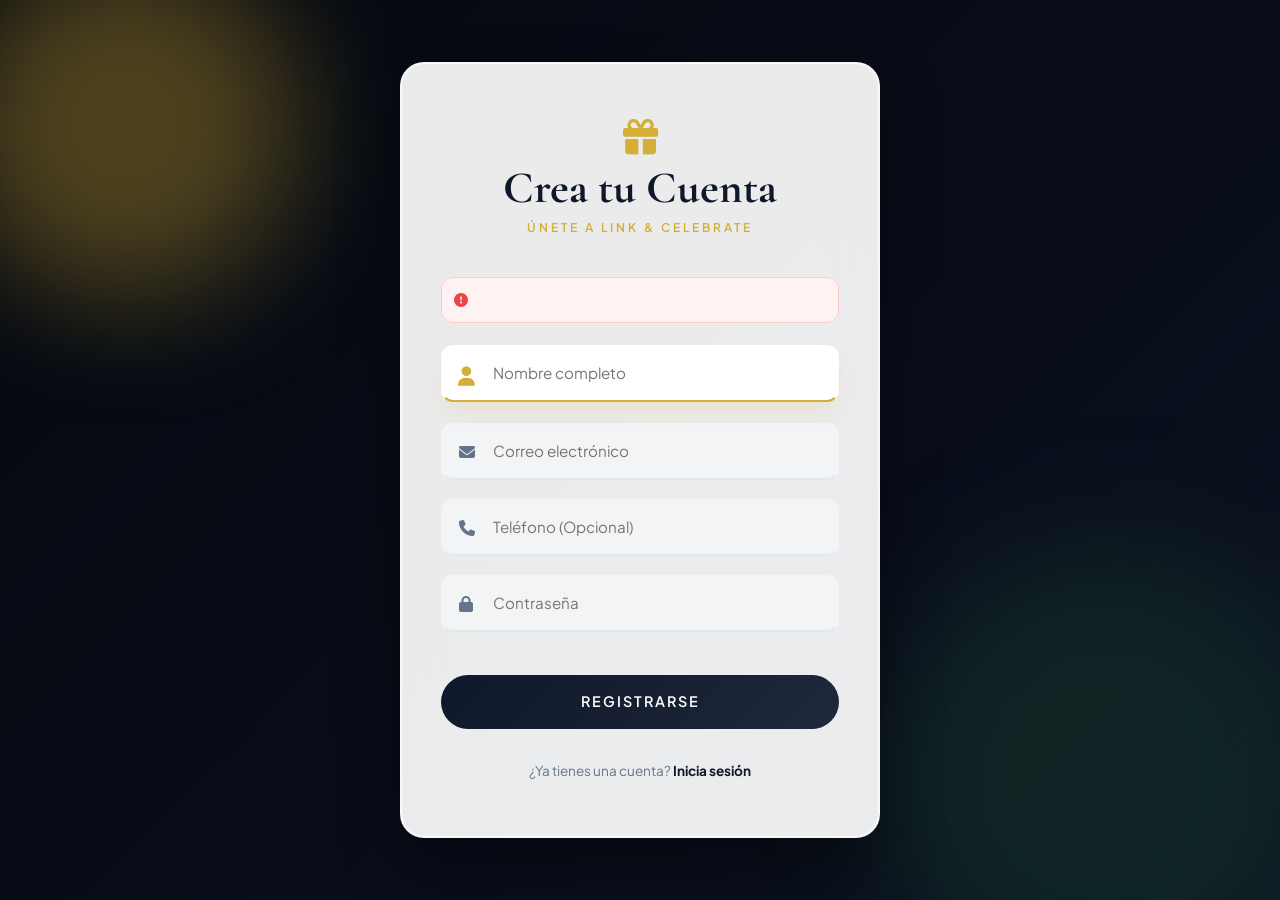
<file: backend/src/main/resources/templates/registro.html>
<!DOCTYPE html>
<html xmlns:th="http://www.thymeleaf.org" lang="es">
<head>
    <meta charset="UTF-8">
    <meta name="viewport" content="width=device-width, initial-scale=1.0">
    <title>Crear Cuenta | Link & Celebrate</title>

    <link href="https://fonts.googleapis.com/css2?family=Cormorant+Garamond:wght@600;700&family=Plus+Jakarta+Sans:wght@400;500;600;700&display=swap" rel="stylesheet">
    <link href="https://cdn.jsdelivr.net/npm/bootstrap@5.3.0/dist/css/bootstrap.min.css" rel="stylesheet">
    <link rel="stylesheet" href="https://cdnjs.cloudflare.com/ajax/libs/font-awesome/6.4.0/css/all.min.css">

    <style>
        :root {
            --accent-gold: #d4af37;
            --text-dark: #0f172a;
            --text-muted: #64748b;
        }

        body {
            font-family: 'Plus Jakarta Sans', sans-serif;
            min-height: 100vh;
            margin: 0;
            display: flex;
            align-items: center;
            justify-content: center;
            background-color: #05080f;
            overflow-x: hidden;
            position: relative;
            padding: 2rem 0; /* Espacio para hacer scroll en móvil */
        }

        /* CAPAS DE PROFUNDIDAD */
        .bg-image {
            position: fixed; /* Fixed para que el fondo no se mueva al hacer scroll */
            top: -10%; left: -10%;
            width: 120%; height: 120%;
            background-image: url('https://images.unsplash.com/photo-1520854221256-17451cc331bf?auto=format&fit=crop&w=1920&q=80');
            background-size: cover;
            background-position: center;
            filter: blur(8px);
            animation: kenBurns 25s infinite alternate ease-in-out;
            z-index: 0;
        }

        @keyframes kenBurns {
            0% { transform: scale(1); }
            100% { transform: scale(1.15) rotate(1deg); }
        }

        .bg-overlay {
            position: fixed;
            top: 0; left: 0; width: 100%; height: 100%;
            background: linear-gradient(135deg, rgba(5, 8, 15, 0.9) 0%, rgba(15, 23, 42, 0.7) 100%);
            z-index: 1;
        }

        .light-orb {
            position: fixed;
            border-radius: 50%;
            filter: blur(60px);
            z-index: 2;
            animation: floatOrb 15s infinite ease-in-out alternate;
        }
        .orb-gold { width: 350px; height: 350px; background: rgba(212, 175, 55, 0.35); top: -50px; left: -50px; }
        .orb-emerald { width: 450px; height: 450px; background: rgba(21, 51, 42, 0.6); bottom: -100px; right: -50px; animation-delay: -5s; }

        @keyframes floatOrb {
            0% { transform: translate(0, 0) scale(1); }
            100% { transform: translate(80px, 50px) scale(1.2); }
        }

        /* TARJETA DE REGISTRO */
        .auth-card {
            background: rgba(255, 255, 255, 0.92);
            backdrop-filter: blur(25px);
            -webkit-backdrop-filter: blur(25px);
            border-radius: 24px;
            border: 1px solid rgba(255, 255, 255, 0.5);
            box-shadow: 0 30px 60px rgba(0, 0, 0, 0.4), inset 0 0 0 1px rgba(255, 255, 255, 0.8);
            width: 100%;
            max-width: 480px; /* Más ancho por la cantidad de inputs */
            padding: 3.5rem 2.5rem;
            position: relative;
            z-index: 10;
            opacity: 0;
            transform: translateY(40px);
            animation: slideUpCard 1s cubic-bezier(0.2, 0.8, 0.2, 1) forwards 0.2s;
        }

        @keyframes slideUpCard {
            to { transform: translateY(0); opacity: 1; }
        }

        .brand-icon {
            font-size: 2.2rem;
            color: var(--accent-gold);
            margin-bottom: 0.5rem;
            display: inline-block;
            animation: gentlePulse 3s infinite;
        }

        @keyframes gentlePulse {
            0%, 100% { transform: scale(1); }
            50% { transform: scale(1.1); filter: drop-shadow(0 0 10px rgba(212, 175, 55, 0.5)); }
        }

        .brand-title {
            font-family: 'Cormorant Garamond', serif;
            color: var(--text-dark);
            font-size: 2.8rem;
            font-weight: 700;
            margin-bottom: 0.2rem;
        }

        .subtitle {
            color: var(--accent-gold);
            font-size: 0.75rem;
            letter-spacing: 3px;
            text-transform: uppercase;
            font-weight: 600;
            margin-bottom: 2.5rem;
        }

        .input-group-custom {
            position: relative;
            margin-bottom: 1.2rem;
        }

        .input-icon {
            position: absolute;
            left: 18px;
            top: 50%;
            transform: translateY(-50%);
            color: var(--text-muted);
            transition: all 0.3s cubic-bezier(0.4, 0, 0.2, 1);
            z-index: 10;
        }

        .form-control-custom {
            width: 100%;
            padding: 15px 16px 15px 50px;
            border: 2px solid transparent;
            border-bottom: 2px solid #e2e8f0;
            background-color: rgba(248, 250, 252, 0.6);
            border-radius: 12px;
            font-size: 0.95rem;
            color: var(--text-dark);
            transition: all 0.3s ease;
        }

        .form-control-custom:focus {
            outline: none;
            border-bottom-color: var(--accent-gold);
            background-color: #ffffff;
            box-shadow: 0 15px 25px -5px rgba(212, 175, 55, 0.15);
            transform: translateY(-2px);
        }

        .form-control-custom:focus + .input-icon {
            color: var(--accent-gold);
            transform: translateY(-50%) scale(1.2);
        }

        .btn-action {
            background: linear-gradient(135deg, var(--text-dark), #1e293b);
            color: white;
            border: none;
            border-radius: 50px;
            padding: 16px;
            font-size: 0.9rem;
            font-weight: 600;
            letter-spacing: 2px;
            text-transform: uppercase;
            transition: all 0.3s ease;
            width: 100%;
            margin-top: 1.5rem;
        }

        .btn-action:hover {
            transform: translateY(-4px);
            box-shadow: 0 20px 30px -10px rgba(15, 23, 42, 0.6);
            background: linear-gradient(135deg, #1e293b, var(--text-dark));
        }

        .links-footer {
            margin-top: 2rem;
            font-size: 0.85rem;
            color: var(--text-muted);
        }

        .link-custom {
            color: var(--text-dark);
            font-weight: 700;
            text-decoration: none;
            transition: color 0.3s;
        }
        .link-custom:hover { color: var(--accent-gold); }

        .alert-custom {
            background-color: #fef2f2;
            border: 1px solid #fecaca;
            color: #ef4444;
            border-radius: 12px;
            padding: 12px;
            font-size: 0.85rem;
        }
    </style>
</head>
<body>

<!-- Capas de Profundidad -->
<div class="bg-image"></div>
<div class="bg-overlay"></div>
<div class="light-orb orb-gold"></div>
<div class="light-orb orb-emerald"></div>

<div class="container px-3 position-relative z-3">
    <div class="auth-card mx-auto text-center">

        <i class="fa-solid fa-gift brand-icon"></i>
        <h1 class="brand-title">Crea tu Cuenta</h1>
        <span class="subtitle d-block">Únete a Link & Celebrate</span>

        <!-- Mensaje de Error (Si el email ya existe) -->
        <div th:if="${error}" class="alert alert-custom mb-4 text-start">
            <i class="fa-solid fa-circle-exclamation me-2"></i> <span th:text="${error}"></span>
        </div>

        <!-- Formulario apunta al Controlador que configuramos con Auto-Login -->
        <form th:action="@{/registro}" method="post">

            <div class="input-group-custom text-start">
                <input type="text" id="nombreCompleto" name="nombreCompleto" class="form-control-custom" placeholder="Nombre completo" required autofocus>
                <i class="fa-solid fa-user input-icon"></i>
            </div>

            <div class="input-group-custom text-start">
                <input type="email" id="email" name="email" class="form-control-custom" placeholder="Correo electrónico" required>
                <i class="fa-solid fa-envelope input-icon"></i>
            </div>

            <div class="input-group-custom text-start">
                <input type="tel" id="telefono" name="telefono" class="form-control-custom" placeholder="Teléfono (Opcional)">
                <i class="fa-solid fa-phone input-icon"></i>
            </div>

            <div class="input-group-custom text-start">
                <input type="password" id="password" name="password" class="form-control-custom" placeholder="Contraseña" required minlength="6">
                <i class="fa-solid fa-lock input-icon"></i>
            </div>

            <button type="submit" class="btn-action">
                Registrarse
            </button>
        </form>

        <div class="links-footer">
            <p class="mb-0">¿Ya tienes una cuenta? <a th:href="@{/login}" class="link-custom">Inicia sesión</a></p>
        </div>

    </div>
</div>

</body>
</html>
</file>
